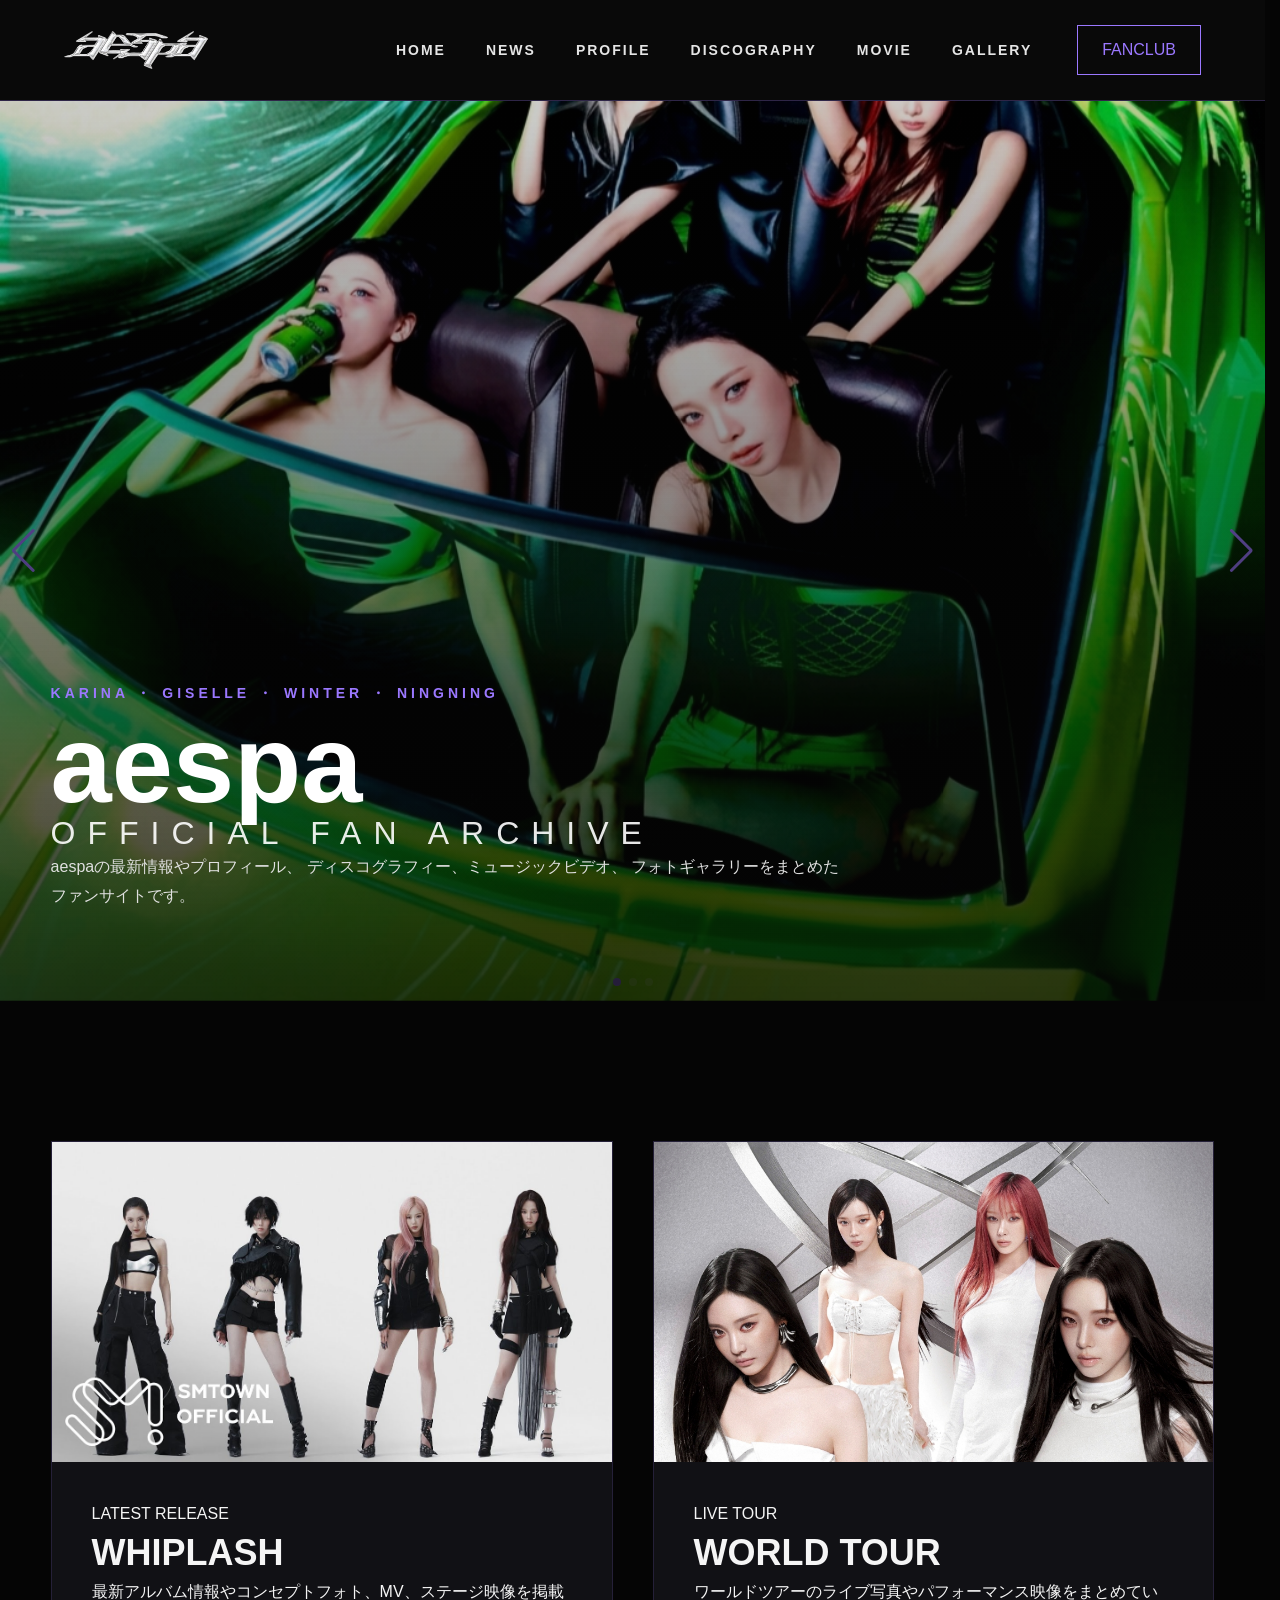
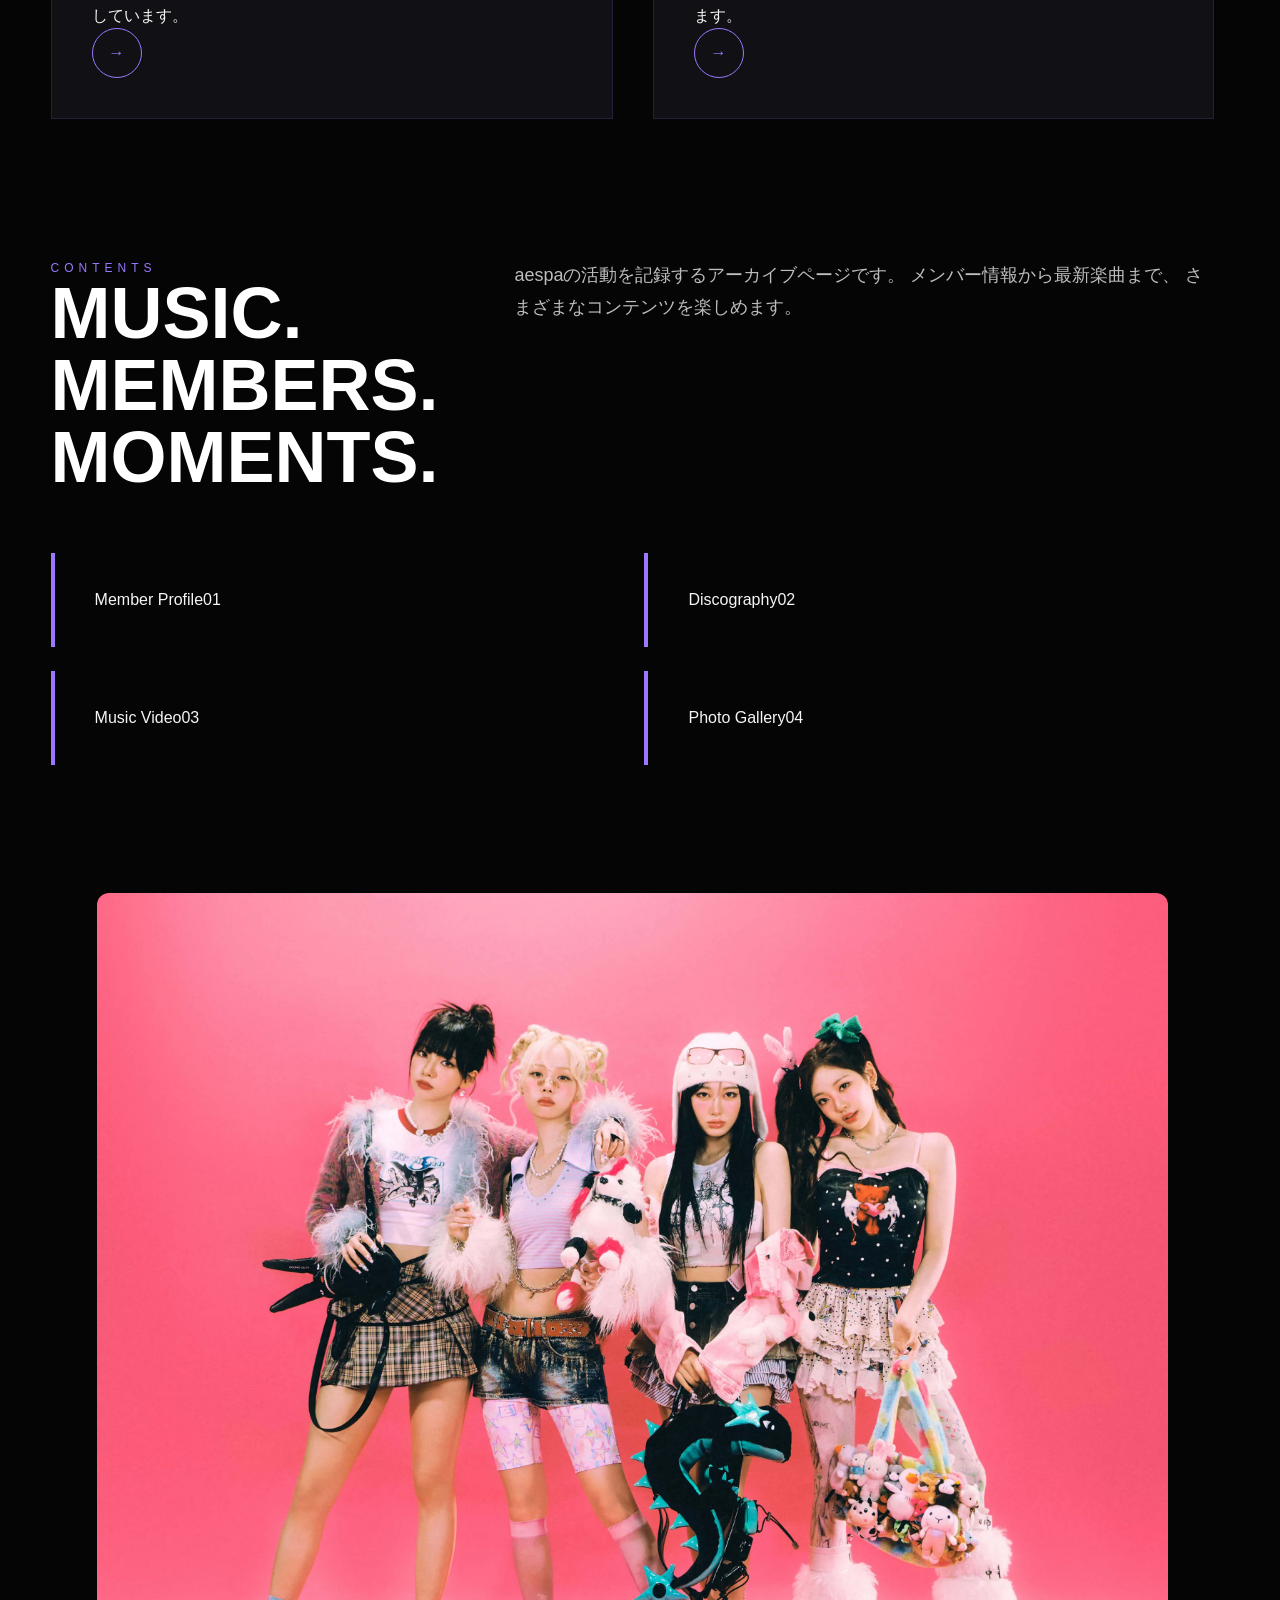
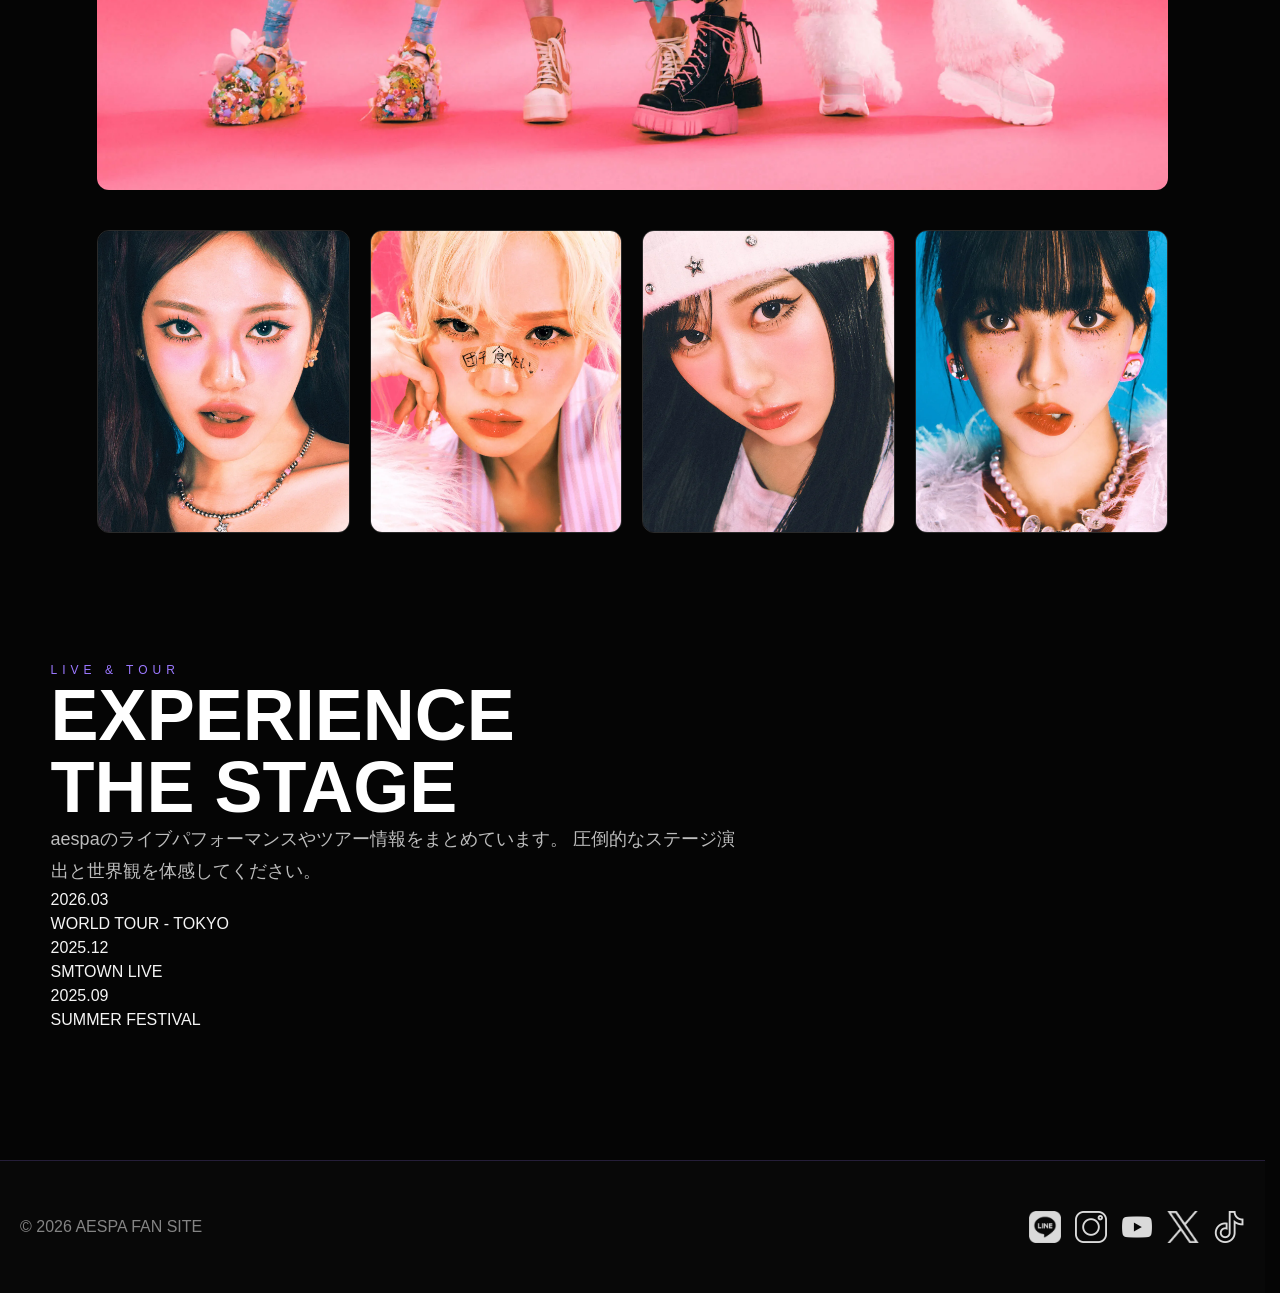
<file: index.html>
<!DOCTYPE html>
<html lang="ja">

<head>
  <meta charset="UTF-8" />
  <meta name="viewport" content="width=device-width, initial-scale=1.0" />
  <title>aespa Fan Site</title>

  <link rel="stylesheet" href="css/reset.css">
  <link rel="stylesheet" href="css/style.css">
  <link rel="stylesheet" href="css/top.css">

  <!-- Swiper CSS -->
  <link rel="stylesheet" href="https://cdn.jsdelivr.net/npm/swiper@11/swiper-bundle.min.css">
</head>

<body>

  <header>
<a href="index.html">
    <div class="logo"><img src="img/aespa-logo.png" alt="" srcset=""></div></a>

    <div class="hamburger" id="hamburger">
      <span></span>
      <span></span>
      <span></span>
    </div>

    <nav class="nav" id="nav">
      <a href="index.html">HOME</a>
      <a href="news.html">NEWS</a>
      <a href="profile.html">PROFILE</a>
      <a href="discography.html">DISCOGRAPHY</a>
      <a href="movie.html">MOVIE</a>
      <a href="gallery.html">GALLERY</a>
    </nav>
<a href="funclub.html" class="login-btn">
    FANCLUB</a>
<!-- https://my-j.smtown-fc.jp -->
    <div class="slide-menu" id="slideMenu">
      <div class="slide-header">
        <input type="text" id="searchInput" placeholder="Search...">
      </div>

      <div class="slide-links">
        <a href="index.html">HOME</a>
        <a href="news.html">NEWS</a>
        <a href="profile.html">PROFILE</a>
        <a href="discography.html">DISCOGRAPHY</a>
        <a href="movie.html">MOVIE</a>
        <a href="gallery.html">GALLERY</a>
      </div>
    </div>
  </header>

  <!-- HERO SLIDER -->
  <div class="hero">
    <div class="swiper heroSwiper">
      <div class="swiper-wrapper">

        <div class="swiper-slide">
          <img src="img/aespa_lemonade.png" alt="aespa">
        </div>

        <div class="swiper-slide">
          <img src="img/img_header.jpg" alt="aespa">
        </div>

        <div class="swiper-slide">
          <img src="img/aespa_pink.png" alt="aespa">
        </div>

      </div>

      <div class="swiper-pagination"></div>
      <div class="swiper-button-prev"></div>
      <div class="swiper-button-next"></div>

    </div>

    <div class="hero-overlay"></div>

    <div class="hero-content">
      <div class="hero-sub">KARINA ・ GISELLE ・ WINTER ・ NINGNING</div>

      <h1>aespa</h1>
      <h2>OFFICIAL FAN ARCHIVE</h2>

      <p>
        aespaの最新情報やプロフィール、
        ディスコグラフィー、ミュージックビデオ、
        フォトギャラリーをまとめたファンサイトです。
      </p>
    </div>
  </div>

  <!-- PROJECTS -->
  <div class="projects">
    <div class="project-card">
      <img src="img/thumbnail-whiplash.jpg" alt="Whiplash">

      <div class="project-info">
        <div>
          <div class="project-label">LATEST RELEASE</div>
          <div class="project-title">WHIPLASH</div>
          <div class="project-text">
            最新アルバム情報やコンセプトフォト、MV、ステージ映像を掲載しています。
          </div>
        </div>
        <div class="arrow">→</div>
      </div>
    </div>

    <div class="project-card">
      <img src="img/world_tour.jpg" alt="world_tour">

      <div class="project-info">
        <div>
          <div class="project-label">LIVE TOUR</div>
          <div class="project-title">WORLD TOUR</div>
          <div class="project-text">
            ワールドツアーのライブ写真やパフォーマンス映像をまとめています。
          </div>
        </div>
        <div class="arrow">→</div>
      </div>
    </div>
  </div>

  <!-- CONTENTS -->
  <section>
    <div class="section-top">
      <div>
        <div class="section-label">CONTENTS</div>
        <div class="section-title">
          MUSIC.<br>
          MEMBERS.<br>
          MOMENTS.
        </div>
      </div>

      <div class="section-text">
        aespaの活動を記録するアーカイブページです。
        メンバー情報から最新楽曲まで、
        さまざまなコンテンツを楽しめます。
      </div>
    </div>

    <div class="service-list">
      <a href="profile.html">
        <div class="service-item"><span>Member Profile</span><span>01</span></div>
      </a>
      <a href="profile.html">
        <div class="service-item"><span>Discography</span><span>02</span></div>
      </a>
      <a href="profile.html">
        <div class="service-item"><span>Music Video</span><span>03</span></div>
      </a>
      <a href="profile.html">
        <div class="service-item"><span>Photo Gallery</span><span>04</span></div>
      </a>
    </div>
  </section>

  <!-- ABOUT -->
  <section>
<section class="profile-block">

  <!-- 大きいメイン画像 -->
  <div class="profile-main">
    <img src="img/aespa.webp" alt="aespa main">
  </div>

  <!-- 4人の小さい画像 -->
  <div class="profile-members">
    <div class="member"><img src="img/ningning_f.webp" alt="Karina"></div>
    <div class="member"><img src="img/winter_f.webp" alt="Winter"></div>
    <div class="member"><img src="img/giselle_f.webp" alt="Giselle"></div>
    <div class="member"><img src="img/karina_f.webp" alt="Ningning"></div>
  </div>

</section>
  </section>

  <!-- LIVE / TOUR -->
  <section class="live-box">

    <div class="section-label">LIVE & TOUR</div>

    <div class="section-title">
      EXPERIENCE<br>
      THE STAGE
    </div>

    <div class="section-text">
      aespaのライブパフォーマンスやツアー情報をまとめています。
      圧倒的なステージ演出と世界観を体感してください。
    </div>

    <div class="live-list">

      <div class="live-item">
        <div class="live-date">2026.03</div>
        <div class="live-title">WORLD TOUR - TOKYO</div>
      </div>

      <div class="live-item">
        <div class="live-date">2025.12</div>
        <div class="live-title">SMTOWN LIVE</div>
      </div>

      <div class="live-item">
        <div class="live-date">2025.09</div>
        <div class="live-title">SUMMER FESTIVAL</div>
      </div>

    </div>

  </section>

  <!-- FOOTER（SNS画像化済み） -->
  <footer>

    <div class="footer-inner">

      <div class="copyright">© 2026 AESPA FAN SITE</div>

      <div class="socials">

        <img src="img/line_line.png" alt="Instagram">
        <img src="img/icon_instagram.png" alt="Instagram">
        <img src="img/icon_youtube.png" alt="YouTube">
        <img src="img/icon_x.png" alt="TikTok">
        <img src="img/icon_tiktok.png" alt="TikTok">

      </div>

    </div>

  </footer>

  <script src="js/script.js"></script>
  <script src="js/discography.js"></script>

  <!-- Swiper JS -->
  <script src="https://cdn.jsdelivr.net/npm/swiper@11/swiper-bundle.min.js"></script>

  <script>
    const swiper = new Swiper(".heroSwiper", {
      loop: true,
      effect: "fade",
      speed: 1200,

      autoplay: {
        delay: 3000,
        disableOnInteraction: false,
      },

      pagination: {
        el: ".swiper-pagination",
        clickable: true,
      },

      navigation: {
        nextEl: ".swiper-button-next",
        prevEl: ".swiper-button-prev",
      },
    });
  </script>

</body>
</html>
</file>
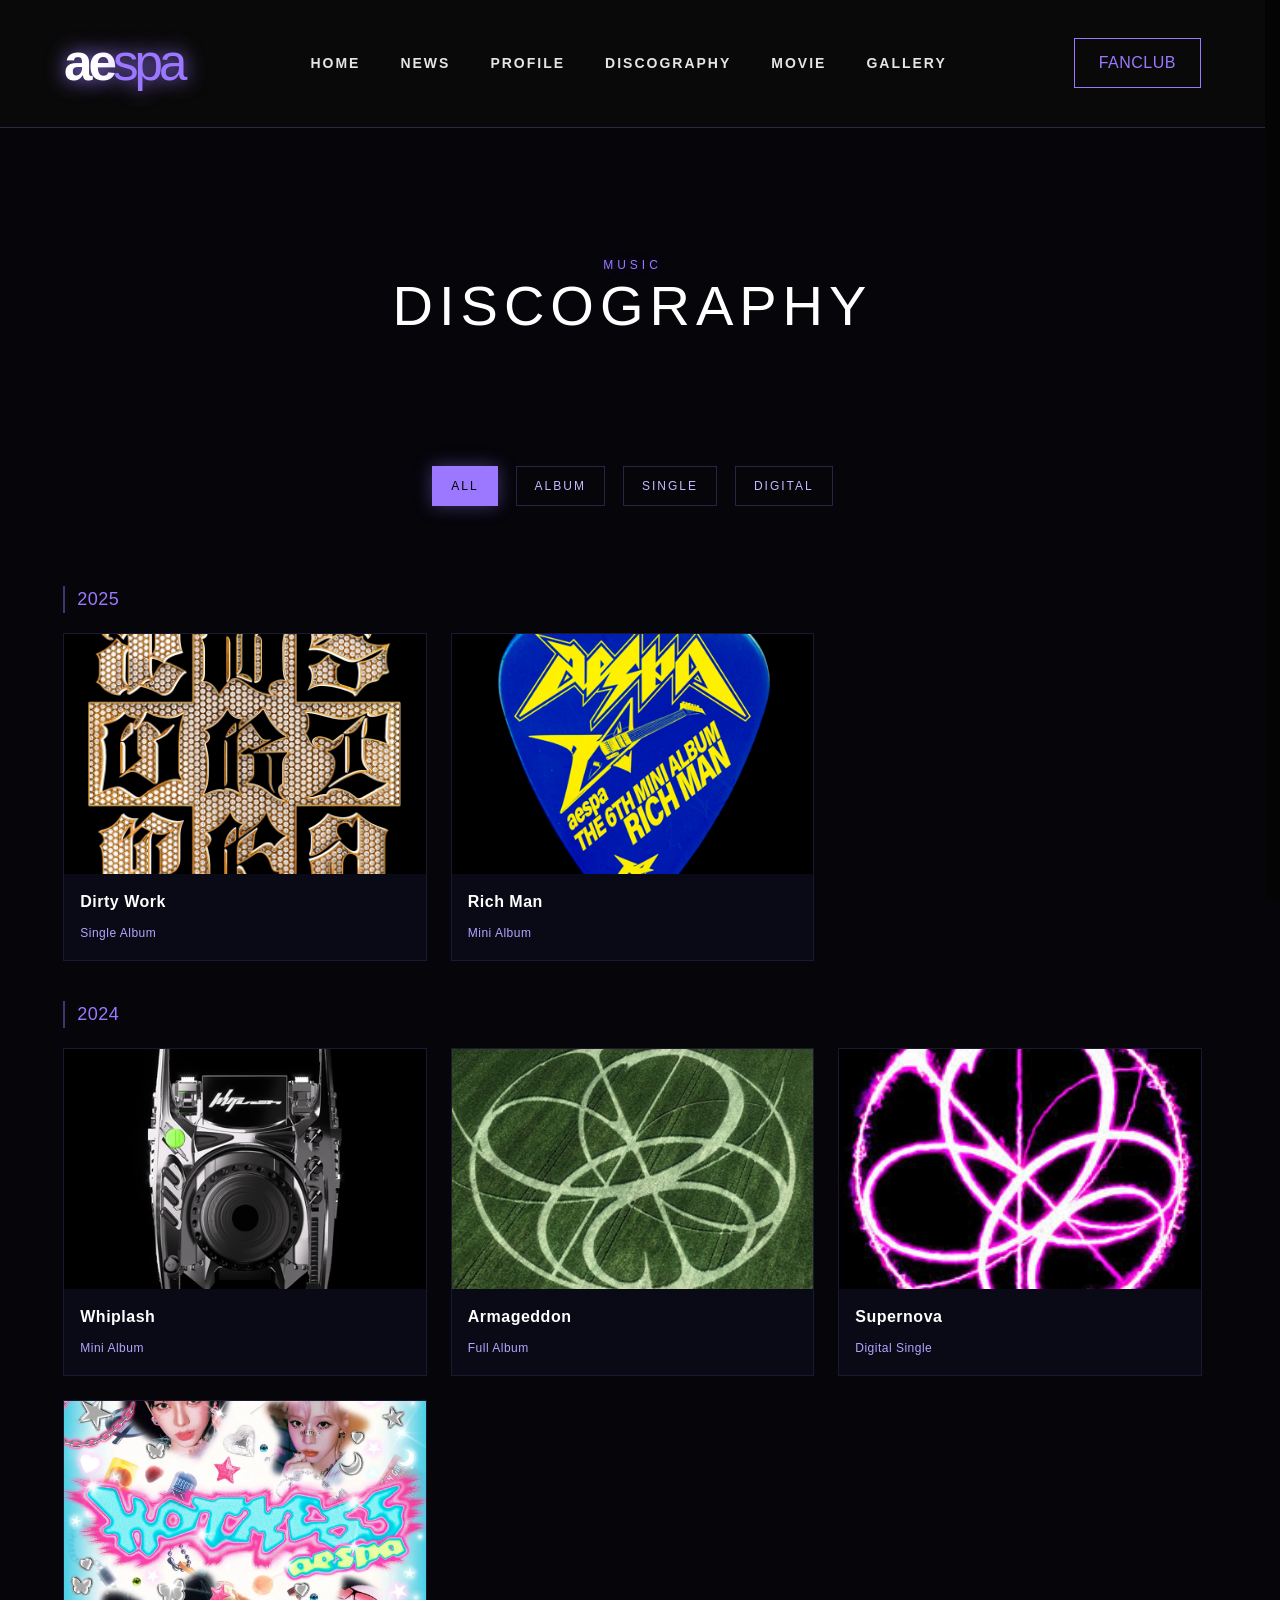
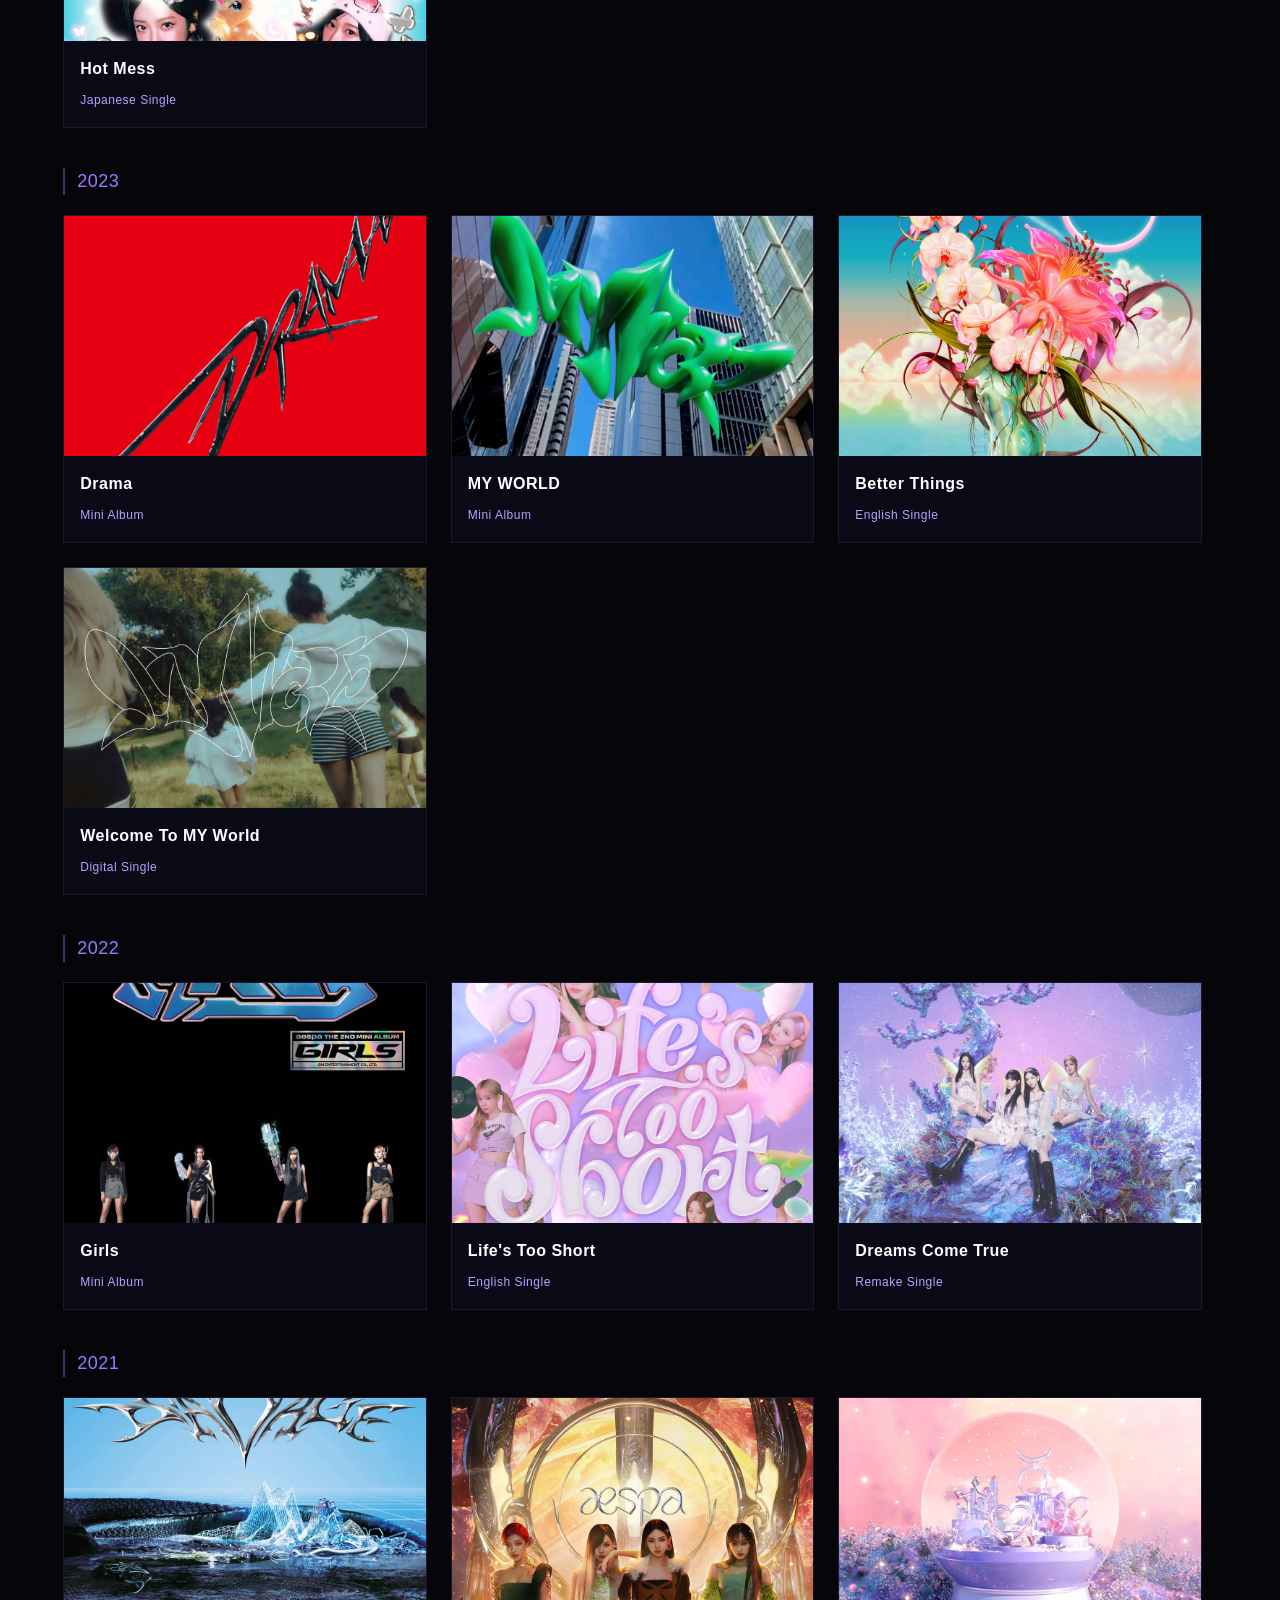
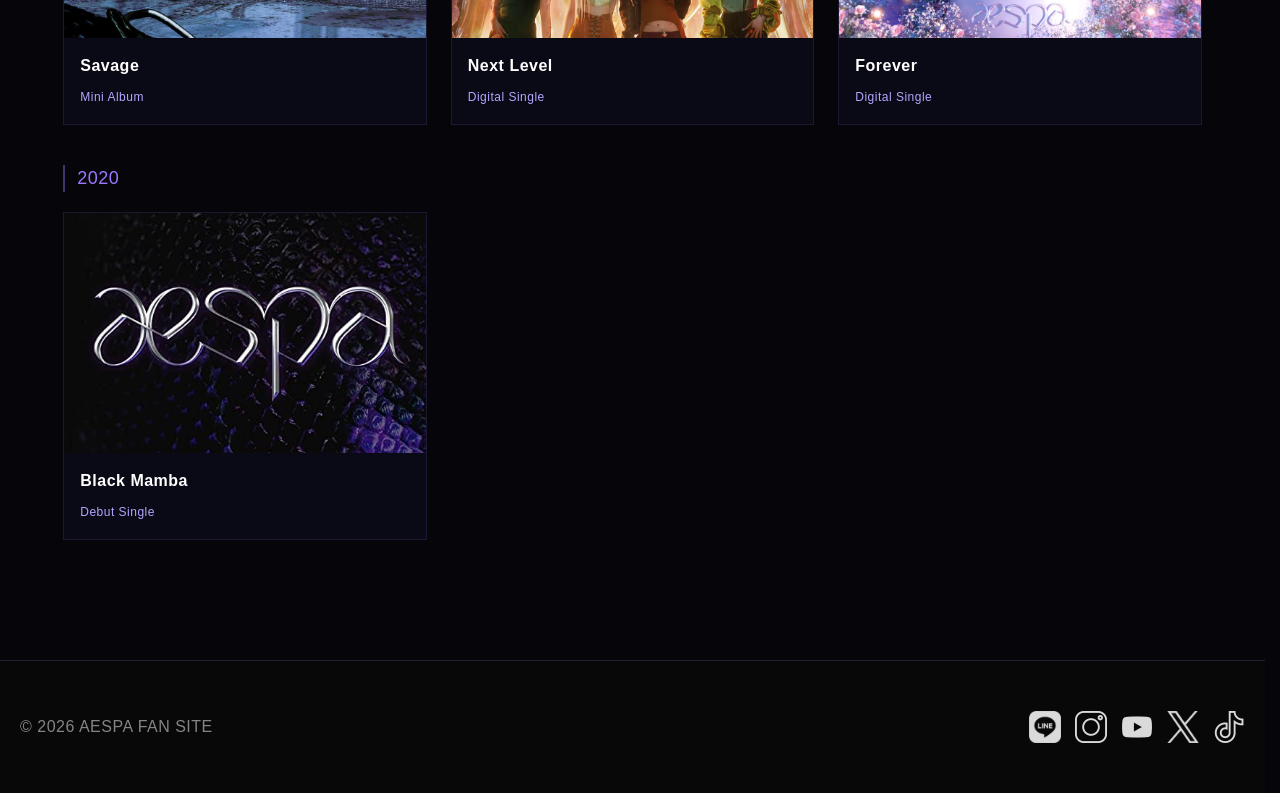
<file: discography.html>
<!DOCTYPE html>
<html lang="ja">

<head>
  <meta charset="UTF-8" />
  <meta name="viewport" content="width=device-width, initial-scale=1.0" />
  <title>aespa Fan Site</title>

  <link rel="stylesheet" href="css/reset.css">
  <link rel="stylesheet" href="css/style.css">
  <link rel="stylesheet" href="css/discography.css">

  <!-- Swiper CSS -->
  <link rel="stylesheet" href="https://cdn.jsdelivr.net/npm/swiper@11/swiper-bundle.min.css">
</head>

<body>

<header>
  <a href="index.html">
    <div class="logo">ae<span>spa</span></div>
  </a>

  <div class="hamburger" id="hamburger">
    <span></span>
    <span></span>
    <span></span>
  </div>

  <nav class="nav" id="nav">
    <a href="index.html">HOME</a>
    <a href="news.html">NEWS</a>
    <a href="profile.html">PROFILE</a>
    <a href="discography.html">DISCOGRAPHY</a>
    <a href="movie.html">MOVIE</a>
    <a href="gallery.html">GALLERY</a>
  </nav>

  <button class="login-btn">FANCLUB</button>

  <div class="slide-menu" id="slideMenu">

    <div class="slide-header">
      <input type="text" id="searchInput" placeholder="Search...">
    </div>

    <div class="slide-links">
      <a href="index.html">HOME</a>
      <a href="news.html">NEWS</a>
      <a href="profile.html">PROFILE</a>
      <a href="discography.html">DISCOGRAPHY</a>
      <a href="movie.html">MOVIE</a>
      <a href="gallery.html">GALLERY</a>
    </div>

  </div>
</header>


<!-- HERO -->
<section class="page-header">
  <p class="sub">MUSIC</p>
  <h1>DISCOGRAPHY</h1>
</section>


<!-- FILTER -->
<nav class="filter">
  <button class="active" data-filter="all">ALL</button>
  <button data-filter="album">ALBUM</button>
  <button data-filter="single">SINGLE</button>
  <button data-filter="digital">DIGITAL</button>
</nav>


<!-- CONTENT -->
<section class="container">

  <!-- 2025 -->
  <div class="year">2025</div>

  <div class="grid">

    <article class="item" data-category="single">
      <img src="img/dirtywork.png" alt="Dirty Work">
      <div class="info">
        <h3>Dirty Work</h3>
        <span>Single Album</span>
      </div>
    </article>

    <article class="item" data-category="album">
      <img src="img/richman.jpg" alt="Rich Man">
      <div class="info">
        <h3>Rich Man</h3>
        <span>Mini Album</span>
      </div>
    </article>

  </div>


  <!-- 2024 -->
  <div class="year">2024</div>

  <div class="grid">

    <article class="item" data-category="album">
      <img src="img/whiplash.jpg" alt="Whiplash">
      <div class="info">
        <h3>Whiplash</h3>
        <span>Mini Album</span>
      </div>
    </article>

    <article class="item" data-category="album">
      <img src="img/armageddon.jpg" alt="Armageddon">
      <div class="info">
        <h3>Armageddon</h3>
        <span>Full Album</span>
      </div>
    </article>

    <article class="item" data-category="digital">
      <img src="img/supernova.jpg" alt="Supernova">
      <div class="info">
        <h3>Supernova</h3>
        <span>Digital Single</span>
      </div>
    </article>

    <article class="item" data-category="single">
      <img src="img/hotmess.png" alt="Hot Mess">
      <div class="info">
        <h3>Hot Mess</h3>
        <span>Japanese Single</span>
      </div>
    </article>

  </div>


  <!-- 2023 -->
  <div class="year">2023</div>

  <div class="grid">

    <article class="item" data-category="album">
      <img src="img/drama.jpg" alt="Drama">
      <div class="info">
        <h3>Drama</h3>
        <span>Mini Album</span>
      </div>
    </article>

    <article class="item" data-category="album">
      <img src="img/myworld.png" alt="MY WORLD">
      <div class="info">
        <h3>MY WORLD</h3>
        <span>Mini Album</span>
      </div>
    </article>

    <article class="item" data-category="digital">
      <img src="img/betterthings.png" alt="Better Things">
      <div class="info">
        <h3>Better Things</h3>
        <span>English Single</span>
      </div>
    </article>

    <article class="item" data-category="digital">
      <img src="img/welcome-to-my-world.png" alt="Welcome To MY World">
      <div class="info">
        <h3>Welcome To MY World</h3>
        <span>Digital Single</span>
      </div>
    </article>

  </div>


  <!-- 2022 -->
  <div class="year">2022</div>

  <div class="grid">

    <article class="item" data-category="album">
      <img src="img/girls.png" alt="Girls">
      <div class="info">
        <h3>Girls</h3>
        <span>Mini Album</span>
      </div>
    </article>

    <article class="item" data-category="digital">
      <img src="img/lifes-too-short.jpg" alt="Life's Too Short">
      <div class="info">
        <h3>Life's Too Short</h3>
        <span>English Single</span>
      </div>
    </article>

    <article class="item" data-category="single">
      <img src="img/dreams-come-true.png" alt="Dreams Come True">
      <div class="info">
        <h3>Dreams Come True</h3>
        <span>Remake Single</span>
      </div>
    </article>

  </div>


  <!-- 2021 -->
  <div class="year">2021</div>

  <div class="grid">

    <article class="item" data-category="album">
      <img src="img/savage.png" alt="Savage">
      <div class="info">
        <h3>Savage</h3>
        <span>Mini Album</span>
      </div>
    </article>

    <article class="item" data-category="digital">
      <img src="img/next-level.png" alt="Next Level">
      <div class="info">
        <h3>Next Level</h3>
        <span>Digital Single</span>
      </div>
    </article>

    <article class="item" data-category="digital">
      <img src="img/forever.png" alt="Forever">
      <div class="info">
        <h3>Forever</h3>
        <span>Digital Single</span>
      </div>
    </article>

  </div>


  <!-- 2020 -->
  <div class="year">2020</div>

  <div class="grid">

    <article class="item" data-category="digital">
      <img src="img/blackmamba.jpg" alt="Black Mamba">
      <div class="info">
        <h3>Black Mamba</h3>
        <span>Debut Single</span>
      </div>
    </article>

  </div>

</section>


  <footer>

    <div class="footer-inner">

      <div class="copyright">© 2026 AESPA FAN SITE</div>

      <div class="socials">

        <img src="img/line_line.png" alt="Instagram">
        <img src="img/icon_instagram.png" alt="Instagram">
        <img src="img/icon_youtube.png" alt="YouTube">
        <img src="img/icon_x.png" alt="TikTok">
        <img src="img/icon_tiktok.png" alt="TikTok">

      </div>

    </div>

  </footer>

<script src="js/script.js"></script>
<script src="js/discography.js"></script>

</body>
</html>
</file>
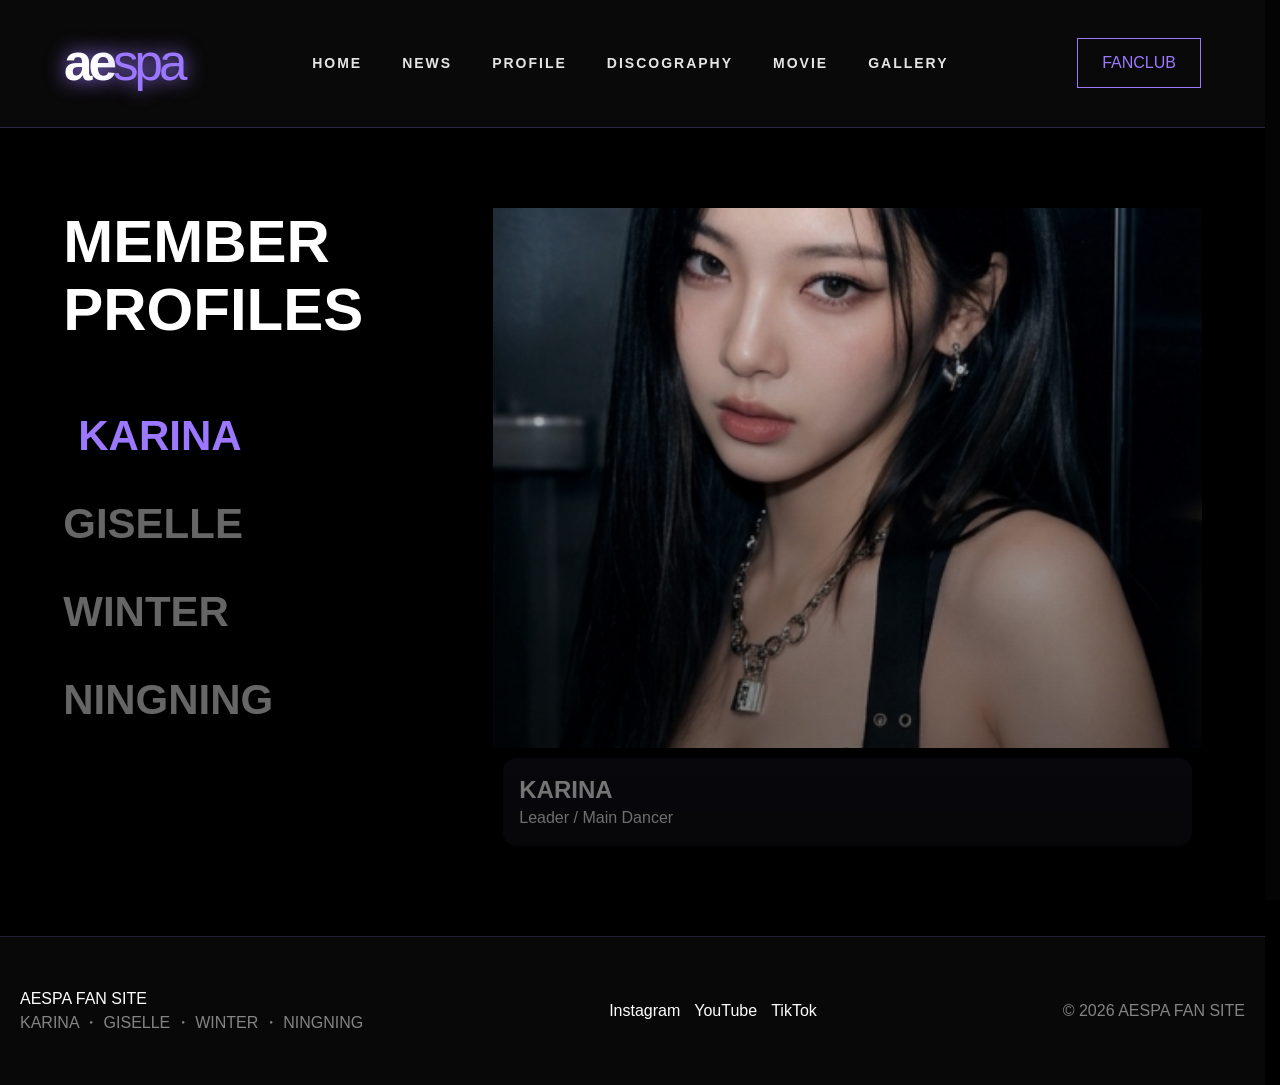
<file: funclub.html>
<!DOCTYPE html>
<html lang="ja">

<head>
    <meta charset="UTF-8" />
    <meta name="viewport" content="width=device-width, initial-scale=1.0" />
    <title>aespa Fan Site</title>

    <link rel="stylesheet" href="css/reset.css">
    <link rel="stylesheet" href="css/style.css">
    <link rel="stylesheet" href="css/profile.css">

    <!-- Swiper CSS -->
    <link rel="stylesheet" href="https://cdn.jsdelivr.net/npm/swiper@11/swiper-bundle.min.css">
</head>

<body>

    <header><a href="index.html">
            <div class="logo">ae<span>spa</span></div>
        </a>

        <div class="hamburger" id="hamburger">
            <span></span>
            <span></span>
            <span></span>
        </div>

        <nav class="nav" id="nav">
            <a href="index.html">HOME</a>
            <a href="news.html">NEWS</a>
            <a href="profile.html">PROFILE</a>
            <a href="discography.html">DISCOGRAPHY</a>
            <a href="movie.html">MOVIE</a>
            <a href="gallery.html">GALLERY</a>
        </nav>

        <button class="login-btn">FANCLUB</button>
        <div class="slide-menu" id="slideMenu">

            <div class="slide-header">
                <input type="text" id="searchInput" placeholder="Search...">
            </div>

            <div class="slide-links">
                <a href="index.html">HOME</a>
                <a href="news.html">NEWS</a>
                <a href="profile.html">PROFILE</a>
                <a href="discography.html">DISCOGRAPHY</a>
                <a href="movie.html">MOVIE</a>
                <a href="gallery.html">GALLERY</a>
            </div>

        </div>
    </header>

    <section class="profile-page">

        <div class="profile-left">

            <h1>MEMBER PROFILES</h1>

            <div class="member-list">

                <div class="member active" data-img="img/profile_karina.png" data-name="KARINA"
                    data-role="Leader / Main Dancer" data-desc="aespaのリーダー。圧倒的ビジュアルとパフォーマンス">
                    KARINA
                </div>

                <div class="member" data-img="img/profile_giselle.png" data-name="GISELLE" data-role="Main Rapper"
                    data-desc="ラップと歌のバランスが強いメンバー">
                    GISELLE
                </div>

                <div class="member" data-img="img/profile_winter.png" data-name="WINTER" data-role="Lead Vocal"
                    data-desc="透明感のあるボーカル">
                    WINTER
                </div>

                <div class="member" data-img="img/profile_ningning.png" data-name="NINGNING" data-role="Main Vocal"
                    data-desc="圧倒的な声量とパフォーマンス">
                    NINGNING
                </div>

            </div>

        </div>

        <div class="profile-right">

            <img id="memberImage" src="img/profile_karina.png" alt="KARINA">

            <div class="member-detail">

                <h2 id="memberName">KARINA</h2>

                <p id="memberRole">Leader / Main Dancer</p>

            </div>

        </div>

    </section>

    <!-- モーダル -->
    <div id="modal" class="modal">
        <div class="modal-content">
            <span id="modalClose" class="modal-close">×</span>

            <img id="modalImage" src="" alt="">
            <h2 id="modalName"></h2>
            <p id="modalRole"></p>
            <p id="modalDesc"></p>

            <!-- 矢印ナビ -->
            <span id="modalPrev" class="modal-arrow left">◀</span>
            <span id="modalNext" class="modal-arrow right">▶</span>
        </div>
    </div>
    <footer>

        <div class="footer-inner">

            <div>
                <div>
                    AESPA FAN SITE
                </div>

                <div class="copyright">
                    KARINA ・ GISELLE ・ WINTER ・ NINGNING
                </div>
            </div>

            <div class="socials">
                <span>Instagram</span>
                <span>YouTube</span>
                <span>TikTok</span>
            </div>

            <div class="copyright">
                © 2026 AESPA FAN SITE
            </div>

        </div>

    </footer>

    <script src="js/script.js"></script>
    <script src="js/profile.js"></script>

</body>

</html>
</file>
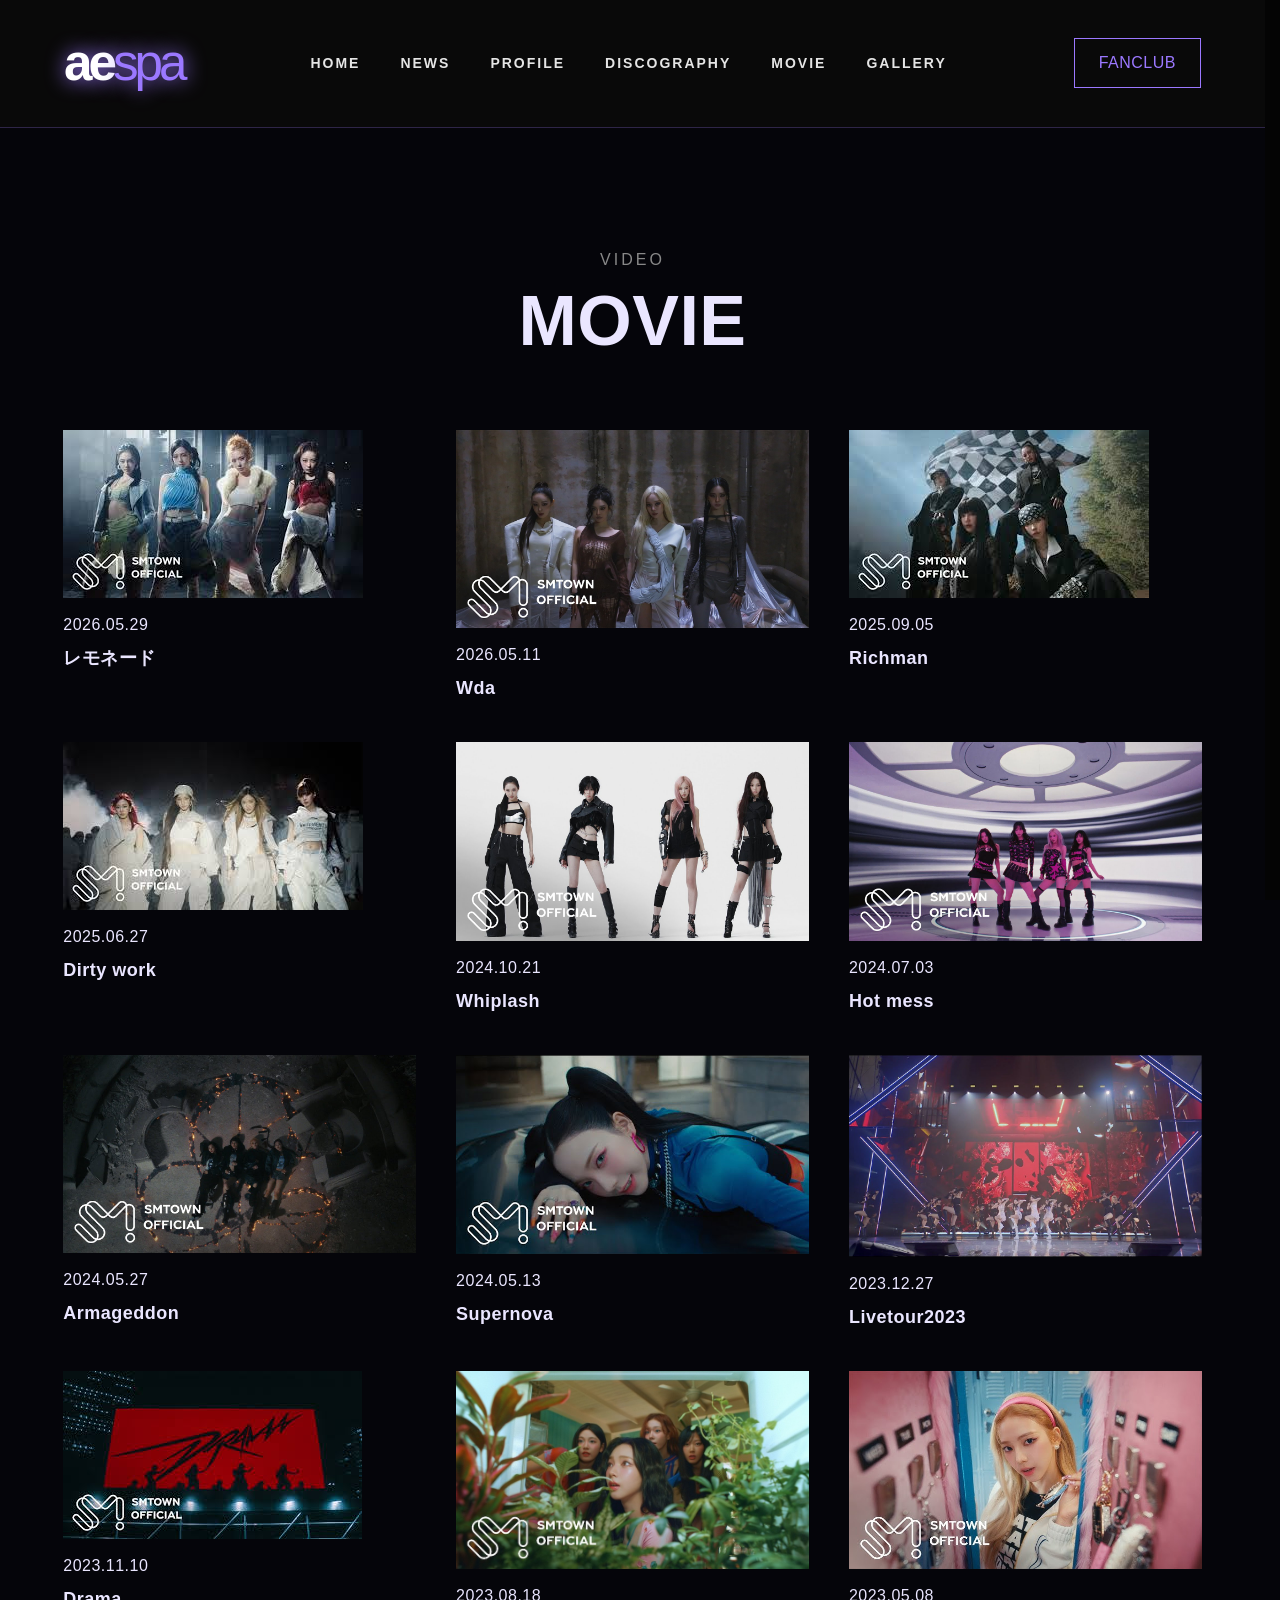
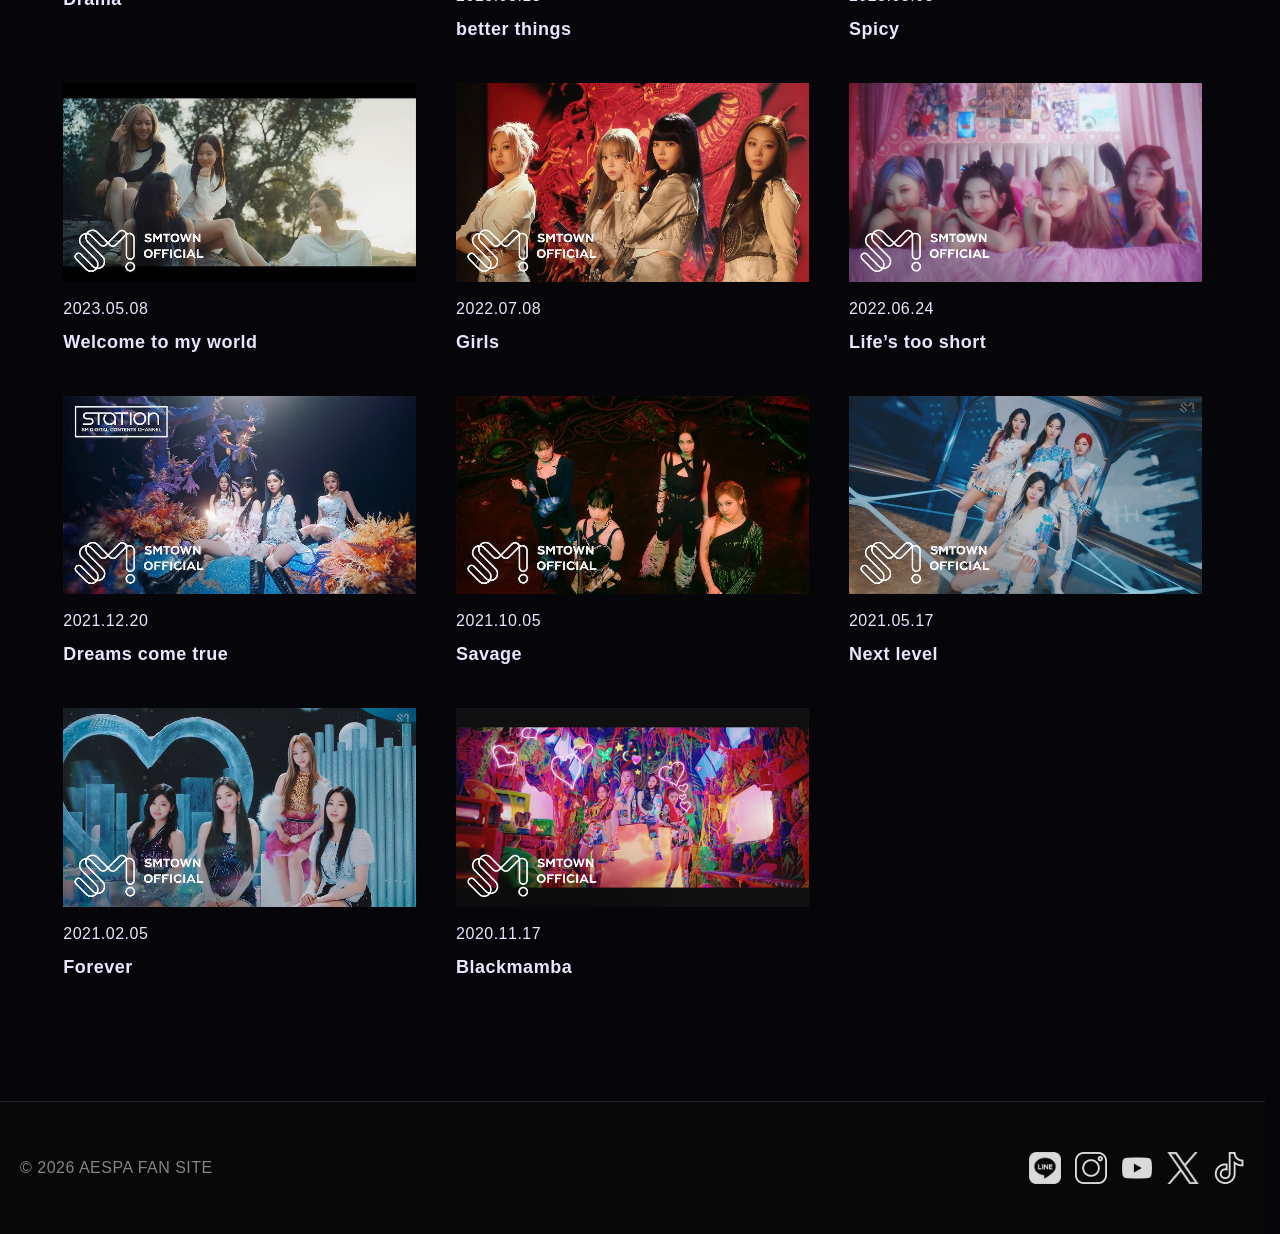
<file: movie.html>
<!DOCTYPE html>
<html lang="ja">

<head>
  <meta charset="UTF-8" />
  <meta name="viewport" content="width=device-width, initial-scale=1.0" />
  <title>aespa Fan Site</title>

  <link rel="stylesheet" href="css/reset.css">
  <link rel="stylesheet" href="css/style.css">
  <link rel="stylesheet" href="css/movie.css">

  <!-- Swiper CSS -->
  <link rel="stylesheet" href="https://cdn.jsdelivr.net/npm/swiper@11/swiper-bundle.min.css">
</head>

<body>

  <header><a href="index.html">
      <div class="logo">ae<span>spa</span></div>
    </a>

    <div class="hamburger" id="hamburger">
      <span></span>
      <span></span>
      <span></span>
    </div>

    <nav class="nav" id="nav">
      <a href="index.html">HOME</a>
      <a href="news.html">NEWS</a>
      <a href="profile.html">PROFILE</a>
      <a href="discography.html">DISCOGRAPHY</a>
      <a href="movie.html">MOVIE</a>
      <a href="gallery.html">GALLERY</a>
    </nav>

    <button class="login-btn">FANCLUB</button>
    <div class="slide-menu" id="slideMenu">

      <div class="slide-header">
        <input type="text" id="searchInput" placeholder="Search...">
      </div>

      <div class="slide-links">
        <a href="index.html">HOME</a>
        <a href="news.html">NEWS</a>
        <a href="profile.html">PROFILE</a>
        <a href="discography.html">DISCOGRAPHY</a>
        <a href="movie.html">MOVIE</a>
        <a href="gallery.html">GALLERY</a>
      </div>

    </div>
  </header>

  <!-- MOVIE SECTION -->
  <section class="movie-page">

    <div class="movie-header">
      <p class="movie-sub">VIDEO</p>
      <h1>MOVIE</h1>
    </div>

    <div class="movie-grid">

      <a href="#" class="movie-card">
        <div class="movie-thumb">
          <img src="img/thumbnail-lemonade.jpg" alt="">
        </div>
        <div class="movie-info">
          <p class="movie-date">2026.05.29</p>
          <h3>レモネード</h3>
        </div>
      </a>

      <a href="#" class="movie-card">
        <div class="movie-thumb">
          <img src="img/thumbnail-wda.jpg" alt="">
        </div>
        <div class="movie-info">
          <p class="movie-date">2026.05.11</p>
          <h3>Wda</h3>
        </div>
      </a>

      <a href="#" class="movie-card">
        <div class="movie-thumb">
          <img src="img/thumbnail-richman.jpg" alt="">
        </div>
        <div class="movie-info">
          <p class="movie-date">2025.09.05</p>
          <h3>Richman</h3>
        </div>
      </a>

      <a href="#" class="movie-card">
        <div class="movie-thumb">
          <img src="img/thumbnail-dirtywork.jpg" alt="">
        </div>
        <div class="movie-info">
          <p class="movie-date">2025.06.27</p>
          <h3>Dirty work</h3>
        </div>
      </a>

      <a href="#" class="movie-card">
        <div class="movie-thumb">
          <img src="img/thumbnail-whiplash.jpg" alt="">
        </div>
        <div class="movie-info">
          <p class="movie-date">2024.10.21</p>
          <h3>Whiplash</h3>
        </div>
      </a>

      <a href="#" class="movie-card">
        <div class="movie-thumb">
          <img src="img/thumbnail-hot-mess.jpg" alt="">
        </div>
        <div class="movie-info">
          <p class="movie-date">2024.07.03</p>
          <h3>Hot mess</h3>
        </div>
      </a>

      <a href="#" class="movie-card">
        <div class="movie-thumb">
          <img src="img/thumbnail-armageddon.jpg" alt="">
        </div>
        <div class="movie-info">
          <p class="movie-date">2024.05.27</p>
          <h3>Armageddon</h3>
        </div>
      </a>

      <a href="#" class="movie-card">
        <div class="movie-thumb">
          <img src="img/thumbnail-supernova.png" alt="">
        </div>
        <div class="movie-info">
          <p class="movie-date">2024.05.13</p>
          <h3>Supernova</h3>
        </div>
      </a>

      <a href="#" class="movie-card">
        <div class="movie-thumb">
          <img src="img/thumbnail-livetour2023.jpg" alt="">
        </div>
        <div class="movie-info">
          <p class="movie-date">2023.12.27</p>
          <h3>Livetour2023</h3>
        </div>
      </a>

      <a href="#" class="movie-card">
        <div class="movie-thumb">
          <img src="img/thumbnail-drama.jpeg" alt="">
        </div>
        <div class="movie-info">
          <p class="movie-date">2023.11.10</p>
          <h3>Drama</h3>
        </div>
      </a>

      <a href="#" class="movie-card">
        <div class="movie-thumb">
          <img src="img/thumbnail-better-things.jpeg" alt="">
        </div>
        <div class="movie-info">
          <p class="movie-date">2023.08.18</p>
          <h3>better things</h3>
        </div>
      </a>

      <a href="#" class="movie-card">
        <div class="movie-thumb">
          <img src="img/thumbnail-spicy.jpg" alt="">
        </div>
        <div class="movie-info">
          <p class="movie-date">2023.05.08</p>
          <h3>Spicy</h3>
        </div>
      </a>

      <a href="#" class="movie-card">
        <div class="movie-thumb">
          <img src="img/thumbnail-welcome-to-my-world.jpg" alt="">
        </div>
        <div class="movie-info">
          <p class="movie-date">2023.05.08</p>
          <h3>Welcome to my world</h3>
        </div>
      </a>

      <a href="#" class="movie-card">
        <div class="movie-thumb">
          <img src="img/thumbnail-girls.jpg" alt="">
        </div>
        <div class="movie-info">
          <p class="movie-date">2022.07.08</p>
          <h3>Girls</h3>
        </div>
      </a>

      <a href="#" class="movie-card">
        <div class="movie-thumb">
          <img src="img/thumbnail-lifes-too-short.jpg" alt="">
        </div>
        <div class="movie-info">
          <p class="movie-date">2022.06.24</p>
          <h3>Life’s too short</h3>
        </div>
      </a>

      <a href="#" class="movie-card">
        <div class="movie-thumb">
          <img src="img/thumbnail-dreams-come-true.jpg" alt="">
        </div>
        <div class="movie-info">
          <p class="movie-date">2021.12.20</p>
          <h3>Dreams come true</h3>
        </div>
      </a>

      <a href="#" class="movie-card">
        <div class="movie-thumb">
          <img src="img/thumbnail-savage.jpg" alt="">
        </div>
        <div class="movie-info">
          <p class="movie-date">2021.10.05</p>
          <h3>Savage</h3>
        </div>
      </a>

      <a href="#" class="movie-card">
        <div class="movie-thumb">
          <img src="img/thumbnail-next-level.jpg" alt="">
        </div>
        <div class="movie-info">
          <p class="movie-date">2021.05.17</p>
          <h3>Next level</h3>
        </div>
      </a>

      <a href="#" class="movie-card">
        <div class="movie-thumb">
          <img src="img/thumbnail-forever.jpg" alt="">
        </div>
        <div class="movie-info">
          <p class="movie-date">2021.02.05</p>
          <h3>Forever</h3>
        </div>
      </a>

      <a href="#" class="movie-card">
        <div class="movie-thumb">
          <img src="img/thumbnail-black-mamba.jpg" alt="">
        </div>
        <div class="movie-info">
          <p class="movie-date">2020.11.17</p>
          <h3>Blackmamba</h3>
        </div>
      </a>

    </div>

  </section>

  <footer>

    <div class="footer-inner">

      <div class="copyright">© 2026 AESPA FAN SITE</div>

      <div class="socials">

        <img src="img/line_line.png" alt="Instagram">
        <img src="img/icon_instagram.png" alt="Instagram">
        <img src="img/icon_youtube.png" alt="YouTube">
        <img src="img/icon_x.png" alt="TikTok">
        <img src="img/icon_tiktok.png" alt="TikTok">

      </div>

    </div>

  </footer>
  <script src="js/script.js"></script>
  <script src="js/movie.js"></script>

</body>

</html>
</file>
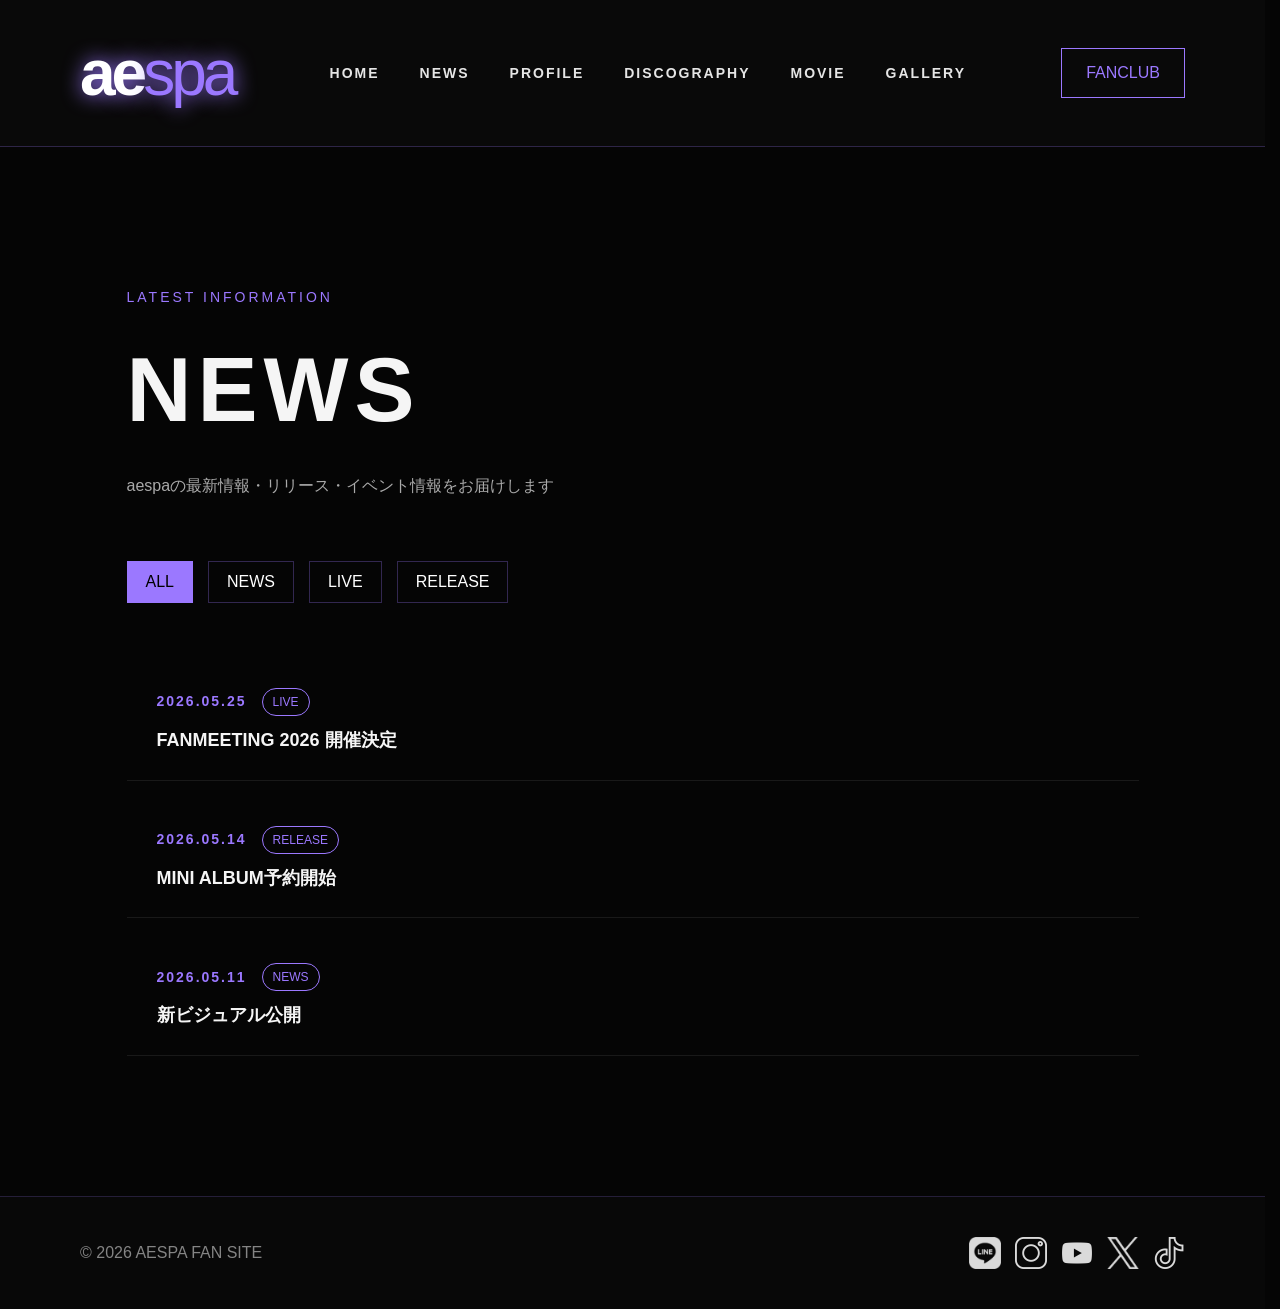
<file: news.html>
<!DOCTYPE html>
<html lang="ja">

<head>
  <meta charset="UTF-8" />
  <meta name="viewport" content="width=device-width, initial-scale=1.0" />
  <title>aespa Fan Site</title>

  <link rel="stylesheet" href="css/reset.css">
  <link rel="stylesheet" href="css/style.css">
  <link rel="stylesheet" href="css/news.css">

  <!-- Swiper CSS -->
  <link rel="stylesheet" href="https://cdn.jsdelivr.net/npm/swiper@11/swiper-bundle.min.css">
</head>

<body>

  <header>
<a href="index.html">
    <div class="logo">ae<span>spa</span></div></a>

    <div class="hamburger" id="hamburger">
      <span></span>
      <span></span>
      <span></span>
    </div>

    <nav class="nav" id="nav">
      <a href="index.html">HOME</a>
      <a href="news.html">NEWS</a>
      <a href="profile.html">PROFILE</a>
      <a href="discography.html">DISCOGRAPHY</a>
      <a href="movie.html">MOVIE</a>
      <a href="gallery.html">GALLERY</a>
    </nav>

    <button class="login-btn">FANCLUB</button>
    <div class="slide-menu" id="slideMenu">

      <div class="slide-header">
        <input type="text" id="searchInput" placeholder="Search...">
      </div>

      <div class="slide-links">
        <a href="index.html">HOME</a>
        <a href="news.html">NEWS</a>
        <a href="profile.html">PROFILE</a>
        <a href="discography.html">DISCOGRAPHY</a>
        <a href="movie.html">MOVIE</a>
        <a href="gallery.html">GALLERY</a>
      </div>

    </div>
  </header>
<!-- HERO -->
<section class="news-hero">
  <p class="subtitle">LATEST INFORMATION</p>
  <h1 class="title">NEWS</h1>
  <p class="desc">aespaの最新情報・リリース・イベント情報をお届けします</p>
</section>

<!-- FILTER -->
<section class="news-filter">
  <button class="active" data-filter="all">ALL</button>
  <button data-filter="news">NEWS</button>
  <button data-filter="live">LIVE</button>
  <button data-filter="release">RELEASE</button>
</section>

<section class="news-page">

  <div class="news-list">

    <a href="#" class="news-card" data-category="live">
      <div class="news-meta">
        <span class="date">2026.05.25</span>
        <span class="tag">LIVE</span>
      </div>
      <h3 class="title">FANMEETING 2026 開催決定</h3>
    </a>

    <a href="#" class="news-card" data-category="release">
      <div class="news-meta">
        <span class="date">2026.05.14</span>
        <span class="tag">RELEASE</span>
      </div>
      <h3 class="title">MINI ALBUM予約開始</h3>
    </a>

    <a href="#" class="news-card" data-category="news">
      <div class="news-meta">
        <span class="date">2026.05.11</span>
        <span class="tag">NEWS</span>
      </div>
      <h3 class="title">新ビジュアル公開</h3>
    </a>

  </div>

</section>
  <footer>

    <div class="footer-inner">

      <div class="copyright">© 2026 AESPA FAN SITE</div>

      <div class="socials">

        <img src="img/line_line.png" alt="Instagram">
        <img src="img/icon_instagram.png" alt="Instagram">
        <img src="img/icon_youtube.png" alt="YouTube">
        <img src="img/icon_x.png" alt="TikTok">
        <img src="img/icon_tiktok.png" alt="TikTok">

      </div>

    </div>

  </footer>

<script src="js/news.js"></script>
<script src="js/script.js"></script>

</body>
</html>
</file>
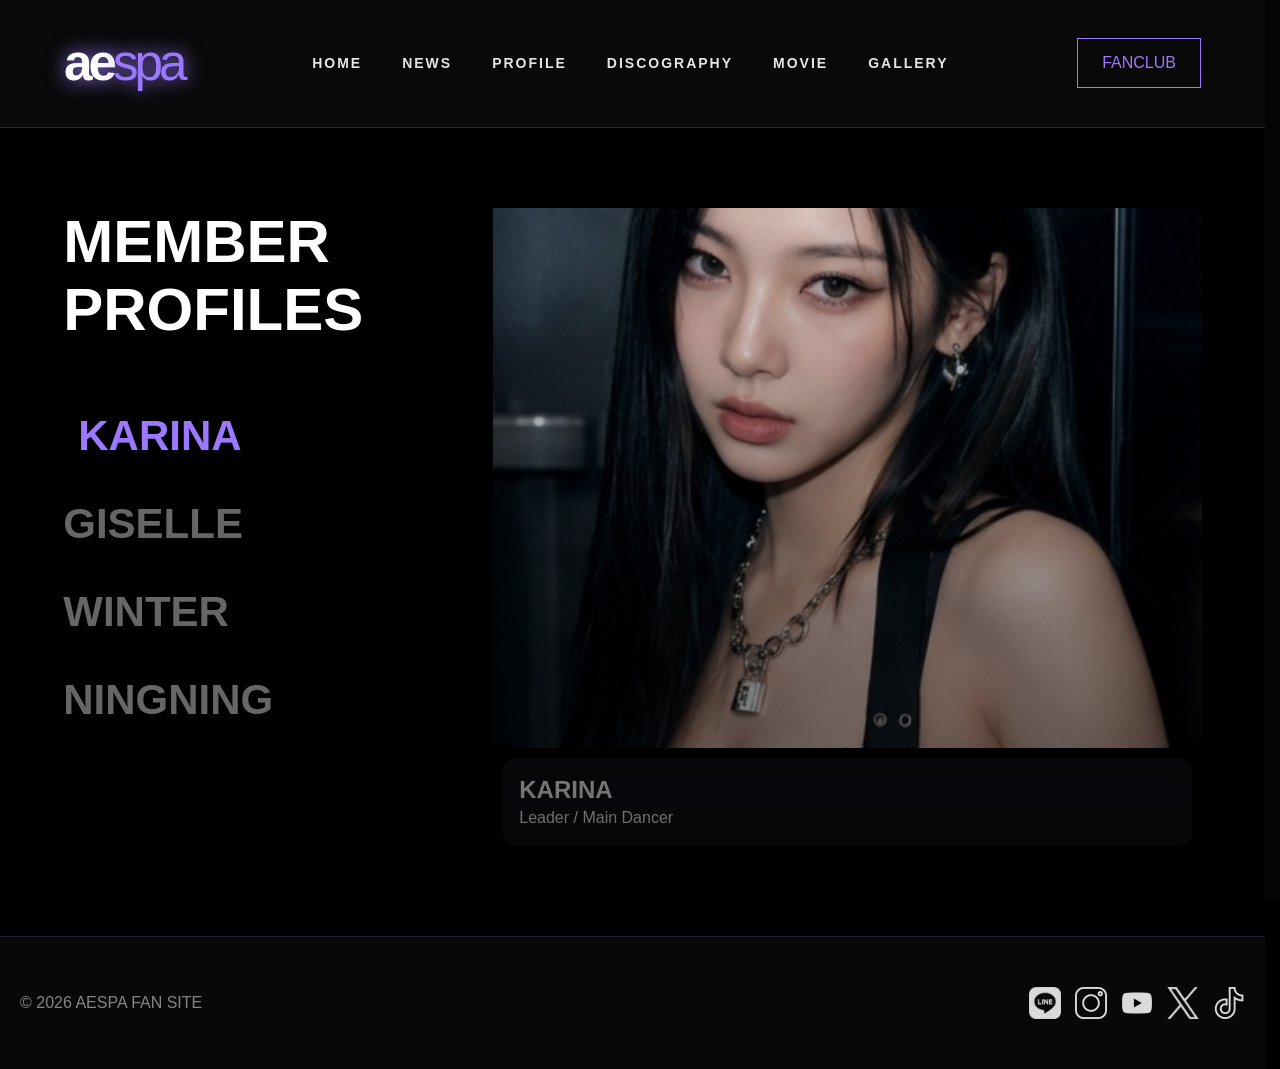
<file: profile.html>
<!DOCTYPE html>
<html lang="ja">

<head>
    <meta charset="UTF-8" />
    <meta name="viewport" content="width=device-width, initial-scale=1.0" />
    <title>aespa Fan Site</title>

    <link rel="stylesheet" href="css/reset.css">
    <link rel="stylesheet" href="css/style.css">
    <link rel="stylesheet" href="css/profile.css">

    <!-- Swiper CSS -->
    <link rel="stylesheet" href="https://cdn.jsdelivr.net/npm/swiper@11/swiper-bundle.min.css">
</head>

<body>

    <header>
        <a href="index.html">
            <div class="logo">ae<span>spa</span></div>
        </a>

        <div class="hamburger" id="hamburger">
            <span></span>
            <span></span>
            <span></span>
        </div>

        <nav class="nav" id="nav">
            <a href="index.html">HOME</a>
            <a href="news.html">NEWS</a>
            <a href="profile.html">PROFILE</a>
            <a href="discography.html">DISCOGRAPHY</a>
            <a href="movie.html">MOVIE</a>
            <a href="gallery.html">GALLERY</a>
        </nav>

        <button class="login-btn">FANCLUB</button>
        <div class="slide-menu" id="slideMenu">

            <div class="slide-header">
                <input type="text" id="searchInput" placeholder="Search...">
            </div>

            <div class="slide-links">
                <a href="index.html">HOME</a>
                <a href="news.html">NEWS</a>
                <a href="profile.html">PROFILE</a>
                <a href="discography.html">DISCOGRAPHY</a>
                <a href="movie.html">MOVIE</a>
                <a href="gallery.html">GALLERY</a>
            </div>

        </div>
    </header>

    <section class="profile-page">

        <div class="profile-left">

            <h1>MEMBER PROFILES</h1>

            <div class="member-list">

                <div class="member active" data-img="img/profile_karina.png" data-name="KARINA"
                    data-role="Leader / Main Dancer" data-desc="aespaのリーダー。圧倒的ビジュアルとパフォーマンス">
                    KARINA
                </div>

                <div class="member" data-img="img/profile_giselle.png" data-name="GISELLE" data-role="Main Rapper"
                    data-desc="ラップと歌のバランスが強いメンバー">
                    GISELLE
                </div>

                <div class="member" data-img="img/profile_winter.png" data-name="WINTER" data-role="Lead Vocal"
                    data-desc="透明感のあるボーカル">
                    WINTER
                </div>

                <div class="member" data-img="img/profile_ningning.png" data-name="NINGNING" data-role="Main Vocal"
                    data-desc="圧倒的な声量とパフォーマンス">
                    NINGNING
                </div>

            </div>

        </div>

        <div class="profile-right">

            <img id="memberImage" src="img/profile_karina.png" alt="KARINA">

            <div class="member-detail">

                <h2 id="memberName">KARINA</h2>

                <p id="memberRole">Leader / Main Dancer</p>

            </div>

        </div>

    </section>

    <!-- モーダル -->
    <div id="modal" class="modal">
        <div class="modal-content">
            <span id="modalClose" class="modal-close">×</span>

            <img id="modalImage" src="" alt="">
            <h2 id="modalName"></h2>
            <p id="modalRole"></p>
            <p id="modalDesc"></p>

            <!-- 矢印ナビ -->
            <span id="modalPrev" class="modal-arrow left">◀</span>
            <span id="modalNext" class="modal-arrow right">▶</span>
        </div>
    </div>
    <footer>

        <div class="footer-inner">

            <div class="copyright">© 2026 AESPA FAN SITE</div>

            <div class="socials">

                <img src="img/line_line.png" alt="Instagram">
                <img src="img/icon_instagram.png" alt="Instagram">
                <img src="img/icon_youtube.png" alt="YouTube">
                <img src="img/icon_x.png" alt="TikTok">
                <img src="img/icon_tiktok.png" alt="TikTok">

            </div>

        </div>

    </footer>

    <script src="js/script.js"></script>
    <script src="js/profile.js"></script>

</body>

</html>
</file>
<file: css/style.css>
/* ==================================
   Base
================================== */

body {
  background: #050505;
  color: #f5f5f5;
  overflow-x: hidden;
  font-family: Arial, Helvetica, sans-serif;
}

a {
  text-decoration: none;
  color: inherit;
}

.about-images {
  width: 100%;
  display: block;
}

.container {
  width: 92%;
  margin: 0 auto;
}

/* ==================================
   Header
================================== */

header {
  width: 100%;
  padding: 25px clamp(20px, 5vw, 80px);

  display: flex;
  justify-content: space-between;
  align-items: center;

  border-bottom: 1px solid rgba(155,120,255,.25);
  position: sticky;
  top: 0;

  background: rgba(10,10,10,.95);
  backdrop-filter: blur(20px);
  z-index: 100;
}

.logo {
  font-size: clamp(34px, 4vw, 64px);
  font-weight: 900;
  letter-spacing: -4px;
  color: #ffffff;
  text-shadow: 0 0 20px #9b78ff;
}

.logo span {
  font-weight: 300;
  color: #9b78ff;
}

nav {
  display: flex;
  align-items: center;
  gap: 40px;
}

nav a {
  font-size: 14px;
  font-weight: 700;
  letter-spacing: 2px;
  color: #e5e5e5;
  transition: .3s;
}

nav a:hover {
  color: #9b78ff;
}

.login-btn {
  border: 1px solid #9b78ff;
  padding: 12px 24px;
  color: #9b78ff;
  transition: .3s;
}

.login-btn:hover {
  background: #9b78ff;
  color: #fff;
  box-shadow: 0 0 20px rgba(155,120,255,.6);
}

/* ==================================
   HAMBURGER
================================== */


/* ==========================
   HAMBURGER MENU
========================== */

.hamburger {
  display: flex;
  flex-direction: column;
  gap: 6px;
  cursor: pointer;
  z-index: 1000;
}

/* 3本線 */
.hamburger span {
  width: 28px;
  height: 2px;
  background: #fff;
  display: block;
  transition: all 0.3s ease;
  transform-origin: center;
}

/* ×変形 */
.hamburger.active span:nth-child(1) {
  transform: translateY(8px) rotate(45deg);
}

.hamburger.active span:nth-child(2) {
  opacity: 0;
}

.hamburger.active span:nth-child(3) {
  transform: translateY(-8px) rotate(-45deg);
}
/* ==================================
   Common Section
================================== */

section {
  width: 92%;
  margin: clamp(60px, 10vw, 140px) auto;
}

.section-top {
  display: flex;
  justify-content: space-between;
  gap: 50px;
  margin-bottom: 60px;
}

.section-label {
  font-size: 12px;
  letter-spacing: 5px;
  color: #9b78ff;
  text-transform: uppercase;
}

.section-title {
  font-size: clamp(32px, 6vw, 72px);
  font-weight: 900;
  line-height: 1;
  color: #ffffff;
}

.section-text {
  max-width: 700px;
  font-size: 18px;
  line-height: 1.8;
  color: #bdbdbd;
}

/* ==================================
   Card
================================== */

.card {
  background: linear-gradient(135deg, rgba(25,25,25,.95), rgba(40,40,60,.95));
  border: 1px solid rgba(155,120,255,.2);
  backdrop-filter: blur(10px);
  overflow: hidden;
  transition: .4s;
}

.card:hover {
  transform: translateY(-8px);
  box-shadow: 0 0 30px rgba(155,120,255,.25);
}

.card-image img {
  width: 100%;
  height: 100%;
  object-fit: cover;
}

.card-body {
  padding: 40px;
}

.card-title {
  font-size: 32px;
  font-weight: 900;
  color: #fff;
}

.card-text {
  margin-top: 20px;
  line-height: 1.8;
  color: #cfcfcf;
}

/* ==================================
   Arrow
================================== */

.arrow {
  width: 50px;
  height: 50px;
  border: 1px solid #9b78ff;
  border-radius: 50%;
  display: flex;
  align-items: center;
  justify-content: center;
  color: #9b78ff;
  transition: .3s;
}

.arrow:hover {
  background: #9b78ff;
  color: #fff;
  box-shadow: 0 0 20px rgba(155,120,255,.6);
}

/* ==================================
   FOOTER
================================== */

footer {
  background: #080808;
  color: #fff;
  padding: 50px 20px;
  border-top: 1px solid rgba(155,120,255,.2);
}

.footer-inner {
  display: flex;
  justify-content: space-between;
  align-items: center;
  flex-wrap: wrap;
  gap: 20px;
}

.copyright {
  color: rgba(255,255,255,.5);
  text-align: center;
}

.socials {
  display: flex;
  gap: 14px;
  align-items: center;
  justify-content: center;
}

.socials img {
  width: 32px;
  height: 32px;
  object-fit: contain;
  opacity: 0.85;
  transition: 0.3s;
}

.socials img:hover {
  opacity: 1;
  transform: translateY(-2px);
}

/* ==================================
   SLIDE MENU
================================== */

.slide-menu {
  position: fixed;
  top: 0;
  right: 0;
  width: 100%;
  height: 100vh;

  background: rgba(5,5,5,.98);
  backdrop-filter: blur(20px);

  transform: translateX(100%);
  transition: .5s ease;
  z-index: 999;
  padding: 20px;
}

.slide-menu.active {
  transform: translateX(0);
}

.slide-header {
  display: flex;
  justify-content: space-between;
  align-items: center;
  margin-bottom: 40px;
}

.slide-header input {
  width: 90%;
  padding: 15px;
  border: none;
  border-bottom: 1px solid #9b78ff;
  background: transparent;
  color: #fff;
  font-size: 18px;
  outline: none;
}

.close-btn {
  font-size: 40px;
  color: #9b78ff;
  cursor: pointer;
}

.slide-links {
  display: flex;
  flex-direction: column;
  align-items: center;
  gap: 25px;
  margin-top: 40px;
}

.slide-links a {
  font-size: 24px;
  font-weight: 700;
  letter-spacing: 2px;
  transition: .3s;
}

.slide-links a:hover {
  color: #9b78ff;
}

/* ==================================
   ACCESSIBILITY
================================== */

a:focus-visible,
button:focus-visible {
  outline: 2px solid #9b78ff;
  outline-offset: 3px;
}

/* ==================================
   RESPONSIVE
================================== */

@media (max-width: 1000px) {

  header {
    padding: 20px;
  }

  nav,
  .login-btn {
    display: none;
  }

  .hamburger {
    display: flex;
  }

  section {
    margin: 80px auto;
  }

  .section-top {
    flex-direction: column;
  }
}

@media (max-width: 768px) {

  footer {
    padding: 30px 15px;
  }

  .footer-inner {
    flex-direction: column;
    text-align: center;
  }
}

@media (max-width: 480px) {

  footer {
    padding: 20px 10px;
  }

  .socials {
    gap: 10px;
  }
}
</file>
<file: css/top.css>
@charset "UTF-8";
* {
  box-sizing: border-box;
}

/* ==================================
   GLOBAL SETUP
================================== */
html, body {
  overflow-x: hidden;
  width: 100%;
  margin: 0;
  padding: 0;
}

.logo {
  width: 50%;
}

/* ==================================
   HERO
================================== */
.hero {
  position: relative;
  width: 100%;
  height: 100dvh;
  overflow: hidden;
  background: #000;
}

.heroSwiper {
  width: 100%;
  height: 100%;
}

.heroSwiper .swiper-slide {
  width: 100%;
  height: 100%;
}

.heroSwiper .swiper-slide img {
  width: 100%;
  height: 100%;
  object-fit: cover;
  object-position: center;
}

/* オーバーレイ */
.hero-overlay {
  position: absolute;
  inset: 0;
  background: linear-gradient(to bottom, rgba(5,5,5,0.2), rgba(5,5,5,0.8));
  z-index: 2;
  pointer-events: none;
}

/* テキスト */
.hero-content {
  position: absolute;
  bottom: 10%;
  left: 4%;
  z-index: 3;
  max-width: 800px;
}

.hero-sub {
  font-size: 14px;
  letter-spacing: 4px;
  color: #9b78ff;
  font-weight: 700;
  margin-bottom: 10px;
}

.hero h1 {
  font-size: 110px;
  font-weight: 900;
  line-height: 0.9;
  color: #fff;
}

.hero h2 {
  font-size: 32px;
  font-weight: 300;
  letter-spacing: 12px;
  color: #fff;
  opacity: 0.9;
}

.hero p {
  font-size: 16px;
  line-height: 1.8;
  color: #e0e0e0;
}
/* 全体 */
.profile-block {
  width: 92%;
  max-width: 1200px;
  margin: 120px auto;
}

/* 大きいメイン画像 */
.profile-main img {
  width: 100%;
  border-radius: 12px;
  object-fit: cover;
  display: block;
  margin-bottom: 40px;
}

/* 4人の小さい画像 */
.profile-members {
  display: grid;
  grid-template-columns: repeat(4, 1fr);
  gap: 20px;
}

.profile-members .member img {
  width: 100%;
  aspect-ratio: 1 / 1.2;
  object-fit: cover;
  border-radius: 12px;
  border: 1px solid rgba(255,255,255,0.15);
  transition: .3s ease;
}

.profile-members .member img:hover {
  transform: scale(1.05);
}

/* ===== 768px以下 ===== */
@media (max-width: 768px) {
  .profile-members {
    grid-template-columns: repeat(2, 1fr);
    gap: 16px;
  }
}

/* ===== 480px以下 ===== */
@media (max-width: 480px) {
  .profile-members {
    /* grid-template-columns: 1fr; */
  }
}

/* Swiper UI */
.swiper-button-next,
.swiper-button-prev {
  color: #9b78ff !important;
}

.swiper-pagination-bullet {
  background: #fff !important;
  opacity: 0.4;
}

.swiper-pagination-bullet-active {
  background: #9b78ff !important;
}

/* ==================================
   PROJECTS
================================== */
.projects {
  display: flex;
  gap: 40px;
  width: 92%;
  margin: 140px auto;
}

.project-card {
  flex: 1;
  background: rgba(20,20,25,0.8);
  border: 1px solid rgba(155,120,255,0.15);
}

.project-card img {
  width: 100%;
  height: 320px;
  object-fit: cover;
}

.project-info {
  padding: 40px;
}

.project-title {
  font-size: 36px;
  font-weight: 900;
}

/* ==================================
   CONTENTS
================================== */
.service-list {
  display: grid;
  grid-template-columns: repeat(2, 1fr);
  gap: 24px;
}

.service-item {
  padding: 35px 40px;
  border-left: 4px solid #9b78ff;
}

/* ==================================
   ABOUT（修正版）
================================== */
.about-grid {
  display: grid;
  grid-template-columns: 1fr 1fr;
  gap: 80px;
  align-items: center;
}

/* 2×2 メンバー画像グリッド */
.about-images {
  display: grid;
  grid-template-columns: repeat(2, 1fr);
  gap: 16px;
  justify-items: center;
  align-items: center;
}

.about-images .img-box {
  width: 100%;
  aspect-ratio: 1 / 1;
  overflow: hidden;
  border-radius: 16px;
  border: 1px solid rgba(155,120,255,.2);
  box-shadow: 0 10px 30px rgba(0,0,0,.35);
  transition: transform .4s ease;
}

.about-images .img-box img {
  width: 100%;
  height: 100%;
  object-fit: cover;
  display: block;
}

.about-images .img-box:hover {
  transform: scale(1.05);
}

.about-grid .section-title {
  font-size: 52px;
  line-height: .95;
}

.about-grid .section-text {
  margin-top: 30px;
  max-width: 500px;
}

/* ==================================
   BUTTON
================================== */
.hero-btn-1 {
  padding: 18px 45px;
  border: 1px solid #9b78ff;
  color: #9b78ff;
  display: inline-block;
  text-decoration: none;
  cursor: pointer;
}

.hero-btn-1:hover {
  background: #9b78ff;
  color: #000;
}

/* ==================================
   RESPONSIVE
================================== */
@media (min-width: 1024px) {
  .hamburger {
    display: none;
  }
}

/* ===== 1024px ===== */
@media (max-width: 1024px) {
  .hero h1 { font-size: 80px; }
  .hero h2 { font-size: 24px; }

  .projects { gap: 20px; }
  .project-title { font-size: 28px; }

  .about-grid { gap: 40px; }
}

/* ===== 768px ===== */
@media (max-width: 768px) {
  .hamburger {
    display: flex;
    flex-direction: column;
    cursor: pointer;
  }

  .hero {
    height: auto;
  }

  .heroSwiper {
    height: 60vh;
  }

  .hero-content {
    position: relative;
    bottom: auto;
    left: auto;
    padding: 30px 5% 10px;
    background: #050505;
  }

  .hero h1 {
    font-size: 42px;
  }

  .hero h2 {
    font-size: 15px;
    letter-spacing: 3px;
  }

  .hero p {
    font-size: 14px;
  }

  /* PROJECTS */
  .projects {
    flex-direction: column;
    gap: 30px;
    margin: 60px auto;
  }

  .project-card img {
    height: 200px;
  }

  /* CONTENTS */
  .service-list {
    grid-template-columns: 1fr;
  }

  /* ABOUT */
  .about-grid {
    grid-template-columns: 1fr;
  }

  .about-images {
    grid-template-columns: repeat(2, 1fr);
    gap: 12px;
  }

  .hero-btn-1 {
    width: 100%;
    text-align: center;
  }

  /* Swiper arrows非表示 */
  .swiper-button-next,
  .swiper-button-prev {
    display: none !important;
  }
}

/* ===== 480px ===== */
@media (max-width: 480px) {
  .heroSwiper {
    height: 50vh;
  }

  .hero h1 {
    font-size: 34px;
  }

  .hero h2 {
    font-size: 13px;
  }

  .project-title {
    font-size: 22px;
  }

  /* ABOUT：1列に変更 */
  .about-images {
    grid-template-columns: 1fr;
  }
}
</file>
<file: css/discography.css>
body {
  background: #05050a;
  color: #eae6ff;
  font-family: Helvetica, Arial, sans-serif;
  letter-spacing: 0.5px;
}
/* ===== PAGE HEADER ===== */
.page-header {
  text-align: center;
  /* padding: 140px 0 60px; */
}

.page-header .sub {
  font-size: 12px;
  letter-spacing: 4px;
  color: #9b78ff;
  text-shadow: 0 0 10px rgba(155,120,255,0.3);
}

.page-header h1 {
  font-size: 56px;
  letter-spacing: 6px;
  font-weight: 300;
  color: #ffffff;
}

/* ===== FILTER ===== */
.filter {
  display: flex;
  justify-content: center;
  gap: 18px;
  margin-bottom: 80px;
}

.filter button {
  background: transparent;
  border: 1px solid rgba(155,120,255,0.25);
  color: #c7b9ff;
  padding: 10px 18px;
  font-size: 12px;
  letter-spacing: 2px;
  cursor: pointer;
  transition: 0.3s;
}

.filter button:hover {
  border-color: #9b78ff;
  color: #ffffff;
  box-shadow: 0 0 15px rgba(155,120,255,0.2);
}

.filter .active {
  background: #9b78ff;
  color: #000;
  box-shadow: 0 0 18px rgba(155,120,255,0.4);
}

/* ===== CONTAINER ===== */
.container {
  width: 90%;
  max-width: 1200px;
  margin: 0 auto 120px;
}

/* YEAR */
.year {
  font-size: 18px;
  color: #9b78ff;
  margin: 40px 0 20px;
  border-left: 2px solid rgba(155,120,255,0.4);
  padding-left: 12px;
}

/* ===== GRID ===== */
.grid {
  display: grid;
  grid-template-columns: repeat(3, 1fr);
  gap: 24px;
}

/* ===== ITEM ===== */
.item {
  background: rgba(12, 10, 25, 0.8);
  border: 1px solid rgba(155,120,255,0.12);
  overflow: hidden;
  transition: 0.4s;
  cursor: pointer;
}

.item:hover {
  transform: translateY(-8px);
  border-color: rgba(155,120,255,0.4);
  box-shadow: 0 10px 30px rgba(155,120,255,0.15);
}

/* IMAGE */
.item figure {
  overflow: hidden;
}

.item img {
  width: 100%;
  height: 240px;
  object-fit: cover;
  transition: 0.5s;
}

.item:hover img {
  transform: scale(1.06);
}

/* TEXT */
.info {
  padding: 16px;
}

.info h3 {
  font-size: 16px;
  margin-bottom: 6px;
  color: #ffffff;
}

.info span {
  font-size: 12px;
  color: #b3a6ff;
}

/* ===== RESPONSIVE ===== */
@media(min-width:1024px) {
.hamburger{
  display: none;
}
}
@media(max-width:1000px) {
  .grid {
    grid-template-columns: repeat(2, 1fr);
  }
}

@media(max-width:900px) {
  .page-header h1 {
    font-size: 40px;
  }
}

@media(max-width:600px) {
  .grid {
    grid-template-columns: 1fr;
  }
}

@media (max-width: 480px) {
.login-btn{
  display: none;
}

  /* 2×2グリッドにする */
  .grid {
    grid-template-columns: repeat(2, 1fr);
    gap: 12px;
  }

  /* カード調整 */
  .item img {
    height: 140px;
  }

  .info {
    padding: 10px;
  }

  .info h3 {
    font-size: 13px;
  }

  .info span {
    font-size: 10px;
  }

  /* ヘッダー文字縮小 */
  /* .page-header {
    padding: 100px 0 40px;
  } */

  .page-header h1 {
    font-size: 42px;
    letter-spacing: 4px;
  }

  .page-header .sub {
    font-size: 10px;
    letter-spacing: 3px;
  }

  /* フィルターも詰める */
  .filter {
    gap: 8px;
    flex-wrap: wrap;
  }

  .filter button {
    padding: 6px 10px;
    font-size: 10px;
  }
}
</file>
<file: css/profile.css>
/* ==========================
   BASE
========================== */

body {
    margin: 0;
    background: #000;
    color: #fff;
    font-family: Arial, sans-serif;
}

/* ==========================
   LAYOUT
========================== */

.profile-page {
    width: 90%;
    max-width: 1400px;
    margin: 80px auto;
    display: grid;
    grid-template-columns: 350px 1fr;
    gap: 80px;
}

/* ==========================
   LEFT SIDE
========================== */

.profile-left h1 {
    font-size: 60px;
    font-weight: 700;
    margin-bottom: 60px;
}

.member-list {
    display: flex;
    flex-direction: column;
    gap: 25px;
}

.member {
    font-size: 42px;
    font-weight: 700;
    color: #666;
    cursor: pointer;
    transition: .3s;
}

.member:hover,
.member.active {
    color: #9b78ff;
    transform: translateX(15px);
}

/* ==========================
   RIGHT IMAGE
========================== */

.profile-right {
    position: relative;
    display: flex;
    flex-direction: column;
    min-height: 60vh;
    overflow: hidden;
}

#memberImage {
    width: 100%;
    height: 60vh;
    object-fit: cover;
    object-position: center;
    display: block;

    opacity: 1;
    transform: scale(1);
    transition: opacity .25s ease, transform .25s ease;
    will-change: transform, opacity;
}

/* overlay */
.profile-right::after {
    content: "";
    position: absolute;
    inset: 0;
    background: linear-gradient(
        to top,
        rgba(0,0,0,.6),
        rgba(0,0,0,.05)
    );
    pointer-events: none;
}

/* ==========================
   DETAIL
========================== */

.member-detail {
    position: relative;
    margin: 10px;
    padding: 16px;
    background: rgba(20,20,30,0.85);
    border-radius: 14px;
    backdrop-filter: blur(12px);
}

/* ==========================
   MODAL
========================== */

.modal {
    position: fixed;
    inset: 0;
    background: rgba(0,0,0,0.75);
    display: none;
    justify-content: center;
    align-items: center;
    z-index: 9999;
    backdrop-filter: blur(8px);
}

.modal.show {
    display: flex;
}

.modal-content {
    position: relative;
    /* background: #111; */
    padding: 25px;
    border-radius: 18px;
    width: 90%;
    max-width: 520px;
    text-align: center;

    opacity: 0;
    transform: translateY(-20px);
    transition: .3s ease;
    touch-action: none;
}

.modal.show .modal-content {
    opacity: 1;
    transform: translateY(0);
}

.modal-content img {
    width: 100%;
    border-radius: 12px;
    margin-bottom: 10px;
}

/* ==========================
   ❌ CLOSE BUTTON（タグ化）
========================== */

.modal-close {
    position: absolute;
    top: 12px;
    right: 12px;

    width: 38px;
    height: 38px;

    display: flex;
    align-items: center;
    justify-content: center;

    border-radius: 999px;

    background: rgba(155, 120, 255, 0.15);
    border: 1px solid rgba(155, 120, 255, 0.4);

    color: #fff;
    font-size: 16px;
    font-weight: bold;

    cursor: pointer;
    transition: .25s ease;
}

.modal-close:hover {
    background: #9b78ff;
    color: #000;
    transform: scale(1.05);
}

/* ==========================
左右スライド矢印
========================== */

.modal-arrow {
    position: absolute;
    top: 50%;
    transform: translateY(-50%);

    width: 56px;
    height: 36px;

    display: flex;
    align-items: center;
    justify-content: center;

    border-radius: 999px;

    background: rgba(155, 120, 255, 0.12);
    border: 1px solid rgba(155, 120, 255, 0.35);

    color: #fff;
    font-size: 18px;

    cursor: pointer;
    user-select: none;

    transition: .25s ease;
}

.modal-arrow.left {
    left: 14px;
}

.modal-arrow.right {
    right: 14px;
}

.modal-arrow:hover {
    background: #9b78ff;
    color: #000;
    transform: translateY(-50%) scale(1.08);
}

/* pc */
@media screen and (min-width:1024px) {
  .hamburger {
    display: none;
  }}

/* ==========================
   MOBILE
========================== */

@media (max-width: 768px) {

    .profile-page {
        grid-template-columns: 1fr;
        gap: 20px;
        margin: 30px auto;
    }

    .profile-left h1 {
        font-size: 26px;
        text-align: center;
    }

    .member-list {
        display: grid;
        grid-template-columns: repeat(2, 1fr);
        gap: 12px;
    }

    .member {
        font-size: 14px;
        text-align: center;
        padding: 14px;
        border-radius: 12px;
        border: 1px solid rgba(155,120,255,0.3);
        transform: none !important;
        color: #aaa;
    }

    .member.active {
        background: #9b78ff;
        color: #000;
    }

    #memberImage {
        height: 35vh;
    }
}
</file>
<file: css/movie.css>
body {
  background: #05050a;
  color: #eae6ff;
  font-family: Helvetica, Arial, sans-serif;
  letter-spacing: 0.5px;
}


.movie-page{
    width:90%;
    max-width:1400px;
    margin:120px auto;
}

.movie-header{
    text-align:center;
    margin-bottom:70px;
}

.movie-header p{
    color:#888;
    letter-spacing:3px;
    margin-bottom:10px;
}

.movie-header h1{
    font-size:70px;
    font-weight:700;
}

.movie-grid{
    display:grid;
    grid-template-columns:repeat(3,1fr);
    gap:40px;
}

.movie-card{
    display:block;
}

.thumb{
    position:relative;
    overflow:hidden;
    border-radius:16px;
}

.thumb img{
    width:100%;
    aspect-ratio:16/9;
    object-fit:cover;
    transition:.5s;
}

.play-btn{
    position:absolute;
    top:50%;
    left:50%;
    transform:translate(-50%,-50%);
    width:70px;
    height:70px;
    border-radius:50%;
    background:rgba(0,0,0,.7);
    display:flex;
    justify-content:center;
    align-items:center;
    font-size:28px;
}

.movie-card:hover img{
    transform:scale(1.08);
}

.movie-info{
    padding-top:15px;
}

.movie-info span{
    color:#888;
    font-size:12px;
}

.movie-info h3{
    margin-top:8px;
    font-size:18px;
    line-height:1.5;
}
@media screen and (min-width: 1024px){

    .hamburger{
      display: none;
    }

}


@media screen and (max-width:768px){

    .movie-header h1{
        font-size:42px;
    }

    .movie-grid{
        grid-template-columns:1fr;
        gap:30px;
    }

}
</file>
<file: css/news.css>
@charset "UTF-8";

/* ==========================
   BASE
========================== */

body{
  background:#050505;
  color:#f5f5f5;
  overflow-x:hidden;
  font-family:Arial, Helvetica, sans-serif;
}

a{
  text-decoration:none;
  color:inherit;
}

img{
  width:100%;
  display:block;
}

/* ==========================
   HEADER
========================== */

header{
  width:100%;
  padding:25px 80px;
  display:flex;
  justify-content:space-between;
  align-items:center;
  border-bottom:1px solid rgba(155,120,255,.25);
  position:sticky;
  top:0;
  background:rgba(10,10,10,.95);
  backdrop-filter:blur(20px);
  z-index:100;
}

/* LOGO */
.logo{
  font-size:64px;
  font-weight:900;
  letter-spacing:-4px;
  color:#fff;
  text-shadow:0 0 20px #9b78ff;
}

.logo span{
  font-weight:300;
  color:#9b78ff;
}

/* NAV */
nav{
  display:flex;
  gap:40px;
}

nav a{
  font-size:14px;
  font-weight:700;
  letter-spacing:2px;
  color:#e5e5e5;
  transition:.3s;
}

nav a:hover{
  color:#9b78ff;
}

/* FANCLUB BUTTON */
.login-btn{
  border:1px solid #9b78ff;
  padding:12px 24px;
  color:#9b78ff;
  transition:.3s;
}

.login-btn:hover{
  background:#9b78ff;
  color:#fff;
  box-shadow:0 0 20px rgba(155,120,255,.6);
}

/* ==========================
   HAMBURGER MENU
========================== */

.hamburger{
  display:none;
  flex-direction:column;
  gap:6px;
  cursor:pointer;
  z-index:1000;
}

.hamburger span{
  width:28px;
  height:2px;
  background:#fff;
  transition:.3s;
}

/* ×変形 */
.hamburger.active span:nth-child(1){
  transform:translateY(8px) rotate(45deg);
}

.hamburger.active span:nth-child(2){
  opacity:0;
}

.hamburger.active span:nth-child(3){
  transform:translateY(-8px) rotate(-45deg);
}

/* ==========================
   SLIDE MENU
========================== */

.slide-menu{
  position:fixed;
  top:0;
  right:-100%;
  width:100%;
  height:100vh;
  background:rgba(5,5,5,.98);
  backdrop-filter:blur(20px);
  transition:.5s ease;
  z-index:999;
  padding:20px;
}

.slide-menu.active{
  right:0;
}

.slide-header input{
  width:90%;
  padding:15px;
  border:none;
  border-bottom:1px solid #9b78ff;
  background:transparent;
  color:#fff;
  font-size:18px;
  outline:none;
}

.slide-links{
  display:flex;
  flex-direction:column;
  align-items:center;
  gap:25px;
  margin-top:40px;
}

.slide-links a{
  font-size:24px;
  font-weight:700;
  letter-spacing:2px;
}

.slide-links a:hover{
  color:#9b78ff;
}

/* ==========================
   HERO (NEWS)
========================== */

.news-hero{
  width:80%;
  margin:140px auto 60px;
}

.news-hero .subtitle{
  color:#9b78ff;
  font-size:14px;
  letter-spacing:3px;
}

.news-hero .title{
  font-size:90px;
  font-weight:900;
  letter-spacing:6px;
  margin:10px 0;
}

.news-hero .desc{
  color:#aaa;
  font-size:16px;
  line-height:1.8;
  max-width:600px;
}

/* ==========================
   FILTER
========================== */

.news-filter{
  width:80%;
  margin:0 auto;
  display:flex;
  gap:15px;
  flex-wrap:wrap;
}

.news-filter button{
  background:none;
  border:1px solid rgba(155,120,255,.3);
  color:#fff;
  padding:8px 18px;
  cursor:pointer;
  transition:.3s;
}

.news-filter button:hover,
.news-filter button.active{
  background:#9b78ff;
  color:#000;
}

/* ==========================
   NEWS LIST
========================== */

.news-page{
  width:80%;
  margin:60px auto 140px;
}

.news-list{
  display:flex;
  flex-direction:column;
  gap:20px;
}

/* CARD */
.news-card{
  display:block;
  padding:25px 30px;
  border-bottom:1px solid rgba(255,255,255,.08);
  transition:.3s;
}

.news-card:hover{
  background:rgba(155,120,255,.06);
  transform:translateX(10px);
}

.news-meta{
  display:flex;
  gap:15px;
  align-items:center;
  margin-bottom:10px;
}

.date{
  color:#9b78ff;
  font-weight:700;
  font-size:14px;
  letter-spacing:2px;
}

.tag{
  font-size:12px;
  padding:4px 10px;
  border:1px solid #9b78ff;
  color:#9b78ff;
  border-radius:20px;
}

.title{
  font-size:18px;
  font-weight:700;
  line-height:1.6;
}

/* ==========================
   FOOTER
========================== */

footer{
  background:#080808;
  padding:40px 80px;
  border-top:1px solid rgba(155,120,255,.2);
}

.footer-inner{
  display:flex;
  justify-content:space-between;
  align-items:center;
  flex-wrap:wrap;
  gap:20px;
}

/* ==========================
   RESPONSIVE TABLET
========================== */

@media(max-width:1024px){

  header{
    padding:20px;
  }

  nav{
    display:none;
  }

  .login-btn{
    display:none;
  }

  .hamburger{
    display:flex;
  }

  .news-hero,
  .news-filter,
  .news-page{
    width:90%;
  }

  .news-hero .title{
    font-size:60px;
  }
}

/* ==========================
   RESPONSIVE MOBILE
========================== */

@media(max-width:768px){

  header{
    padding:15px 20px;
  }

  .logo{
    font-size:42px;
  }

  .news-hero .title{
    font-size:40px;
  }

  .news-hero .desc{
    font-size:14px;
  }

  .news-card:hover{
    transform:none;
  }

  .footer-inner{
    flex-direction:column;
    text-align:center;
  }
}

/* ==========================
   SMALL MOBILE
========================== */

@media(max-width:480px){

  .logo{
    font-size:34px;
  }

  .news-hero{
    margin:100px auto 40px;
  }

  .news-hero .title{
    font-size:32px;
  }

  .news-card{
    padding:20px;
  }
}
</file>
